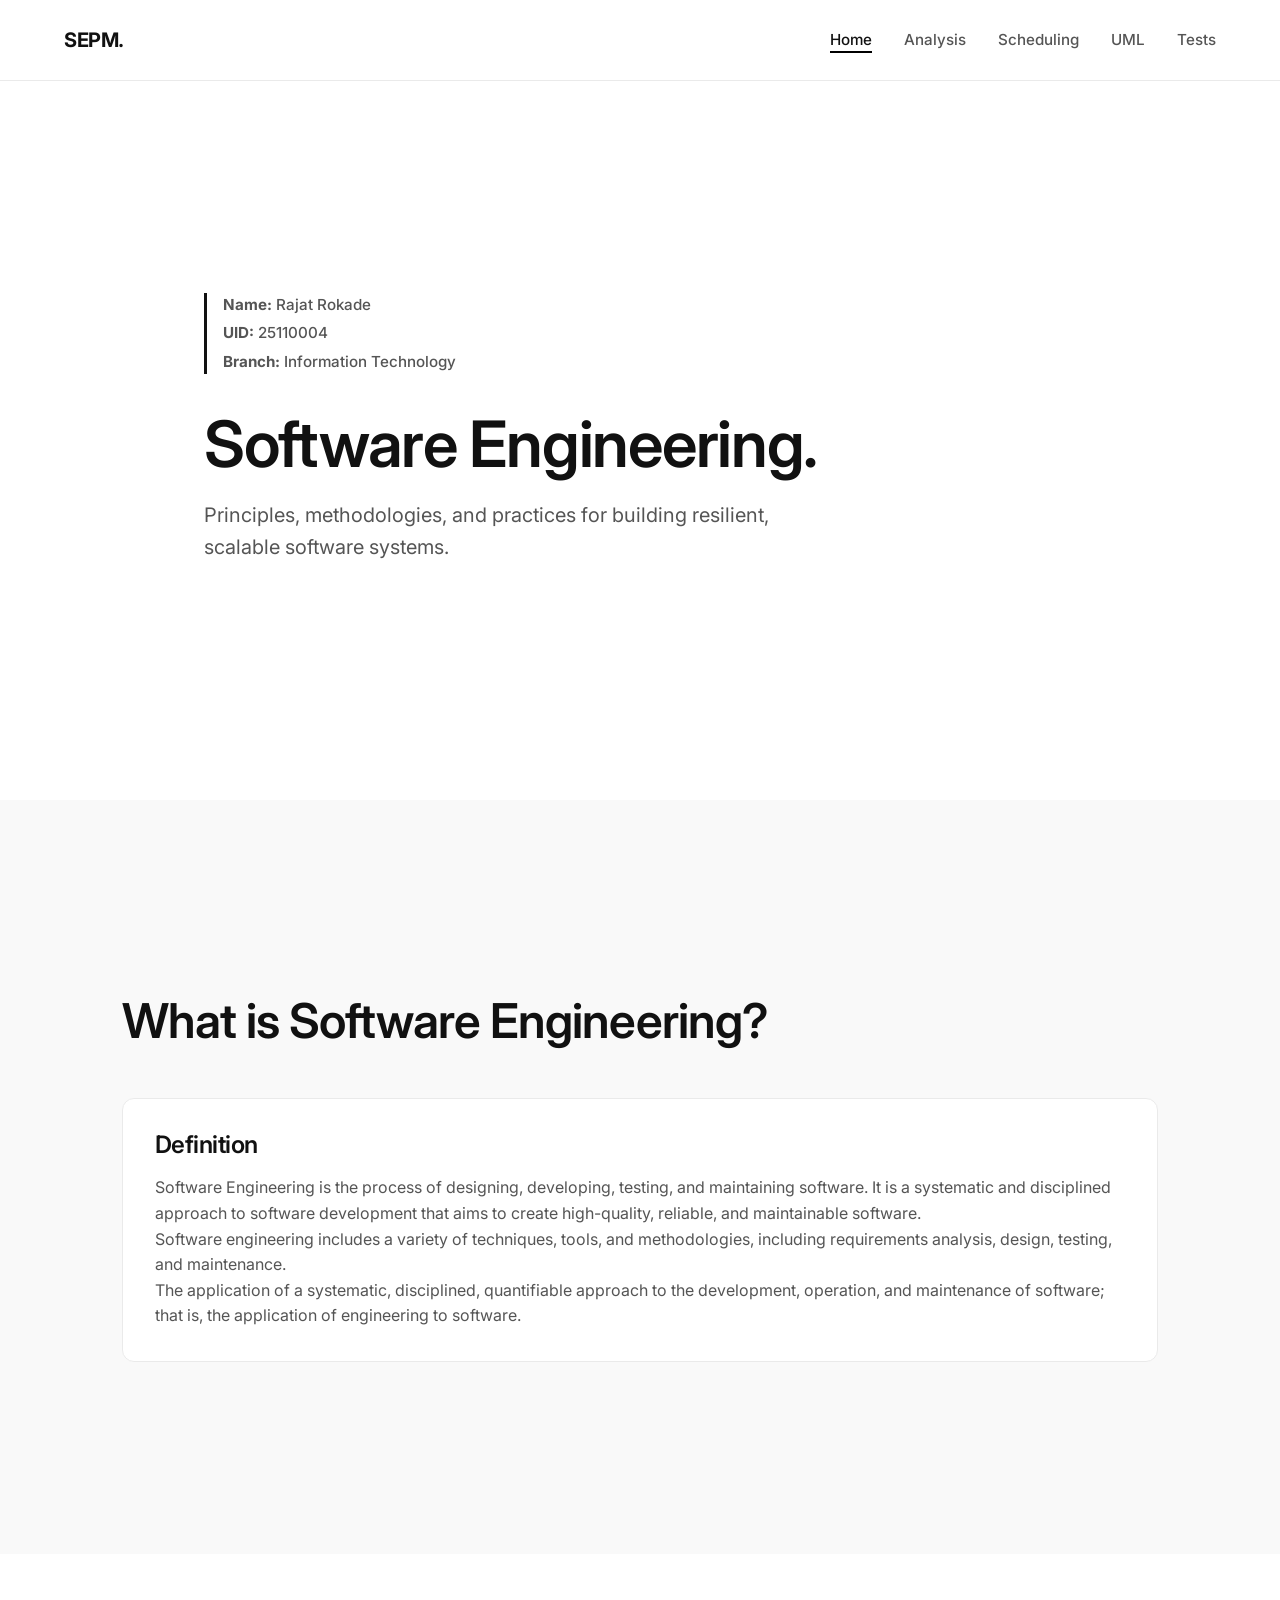
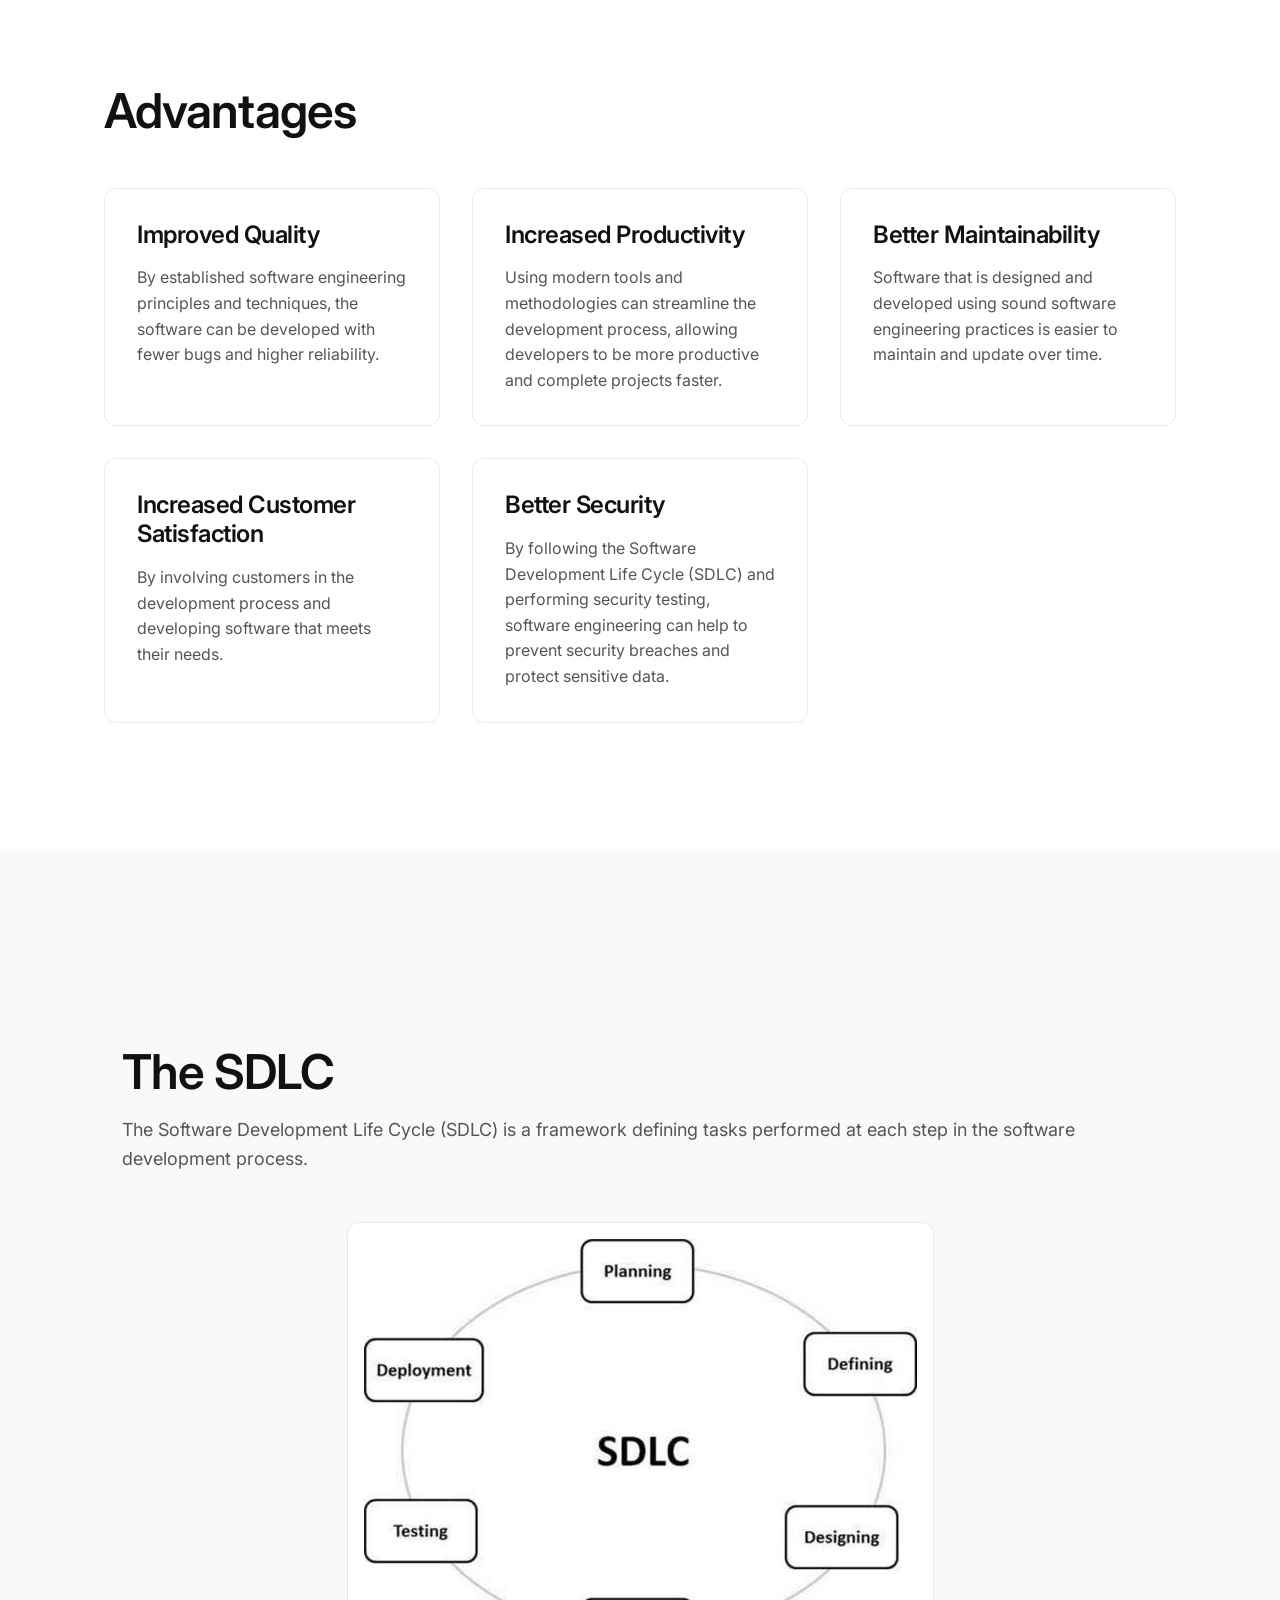
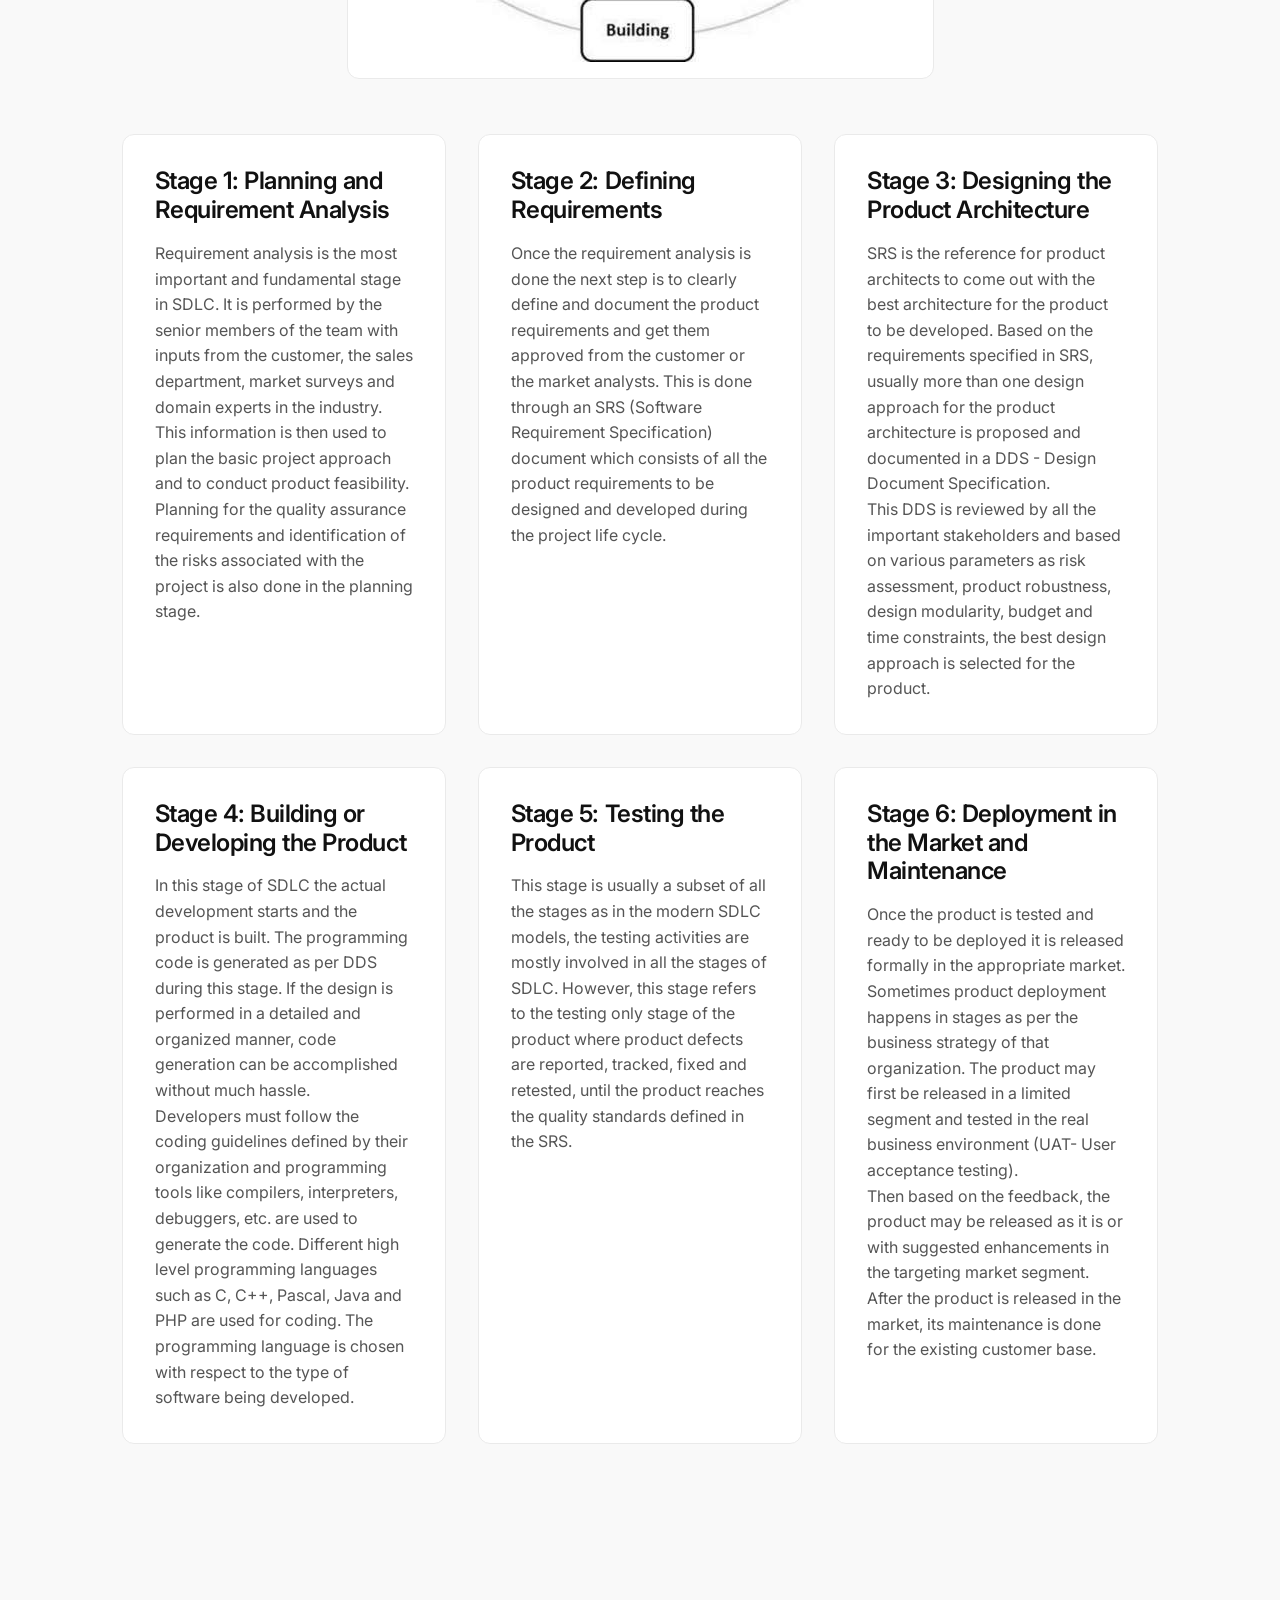
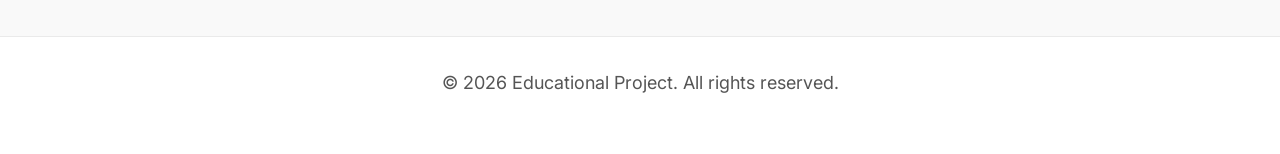
<file: index.html>
<!DOCTYPE html>
<html lang="en">
<head>
    <meta charset="UTF-8">
    <meta name="viewport" content="width=device-width, initial-scale=1.0">
    <meta name="description" content="Software Engineering Concepts - Home">
    <title>Software Engineering | Home</title>
    <link rel="stylesheet" href="style.css">
</head>
<body>
    <!-- Navigation -->
    <nav class="navbar">
        <a href="index.html" class="logo">SEPM.</a>
        <ul class="nav-links">
            <li><a href="index.html">Home</a></li>
            <li><a href="requirement-analysis.html">Analysis</a></li>
            <li><a href="project-scheduling.html">Scheduling</a></li>
            <li><a href="uml-diagrams.html">UML</a></li>
            <li><a href="test-cases.html">Tests</a></li>
        </ul>
        <button class="hamburger" aria-label="Toggle Navigation">
            <span class="bar"></span>
            <span class="bar"></span>
            <span class="bar"></span>
        </button>
    </nav>

    <!-- Main Content -->
    <main>
        <section class="hero">
            <div style="margin-bottom: 2rem; font-size: 0.95rem; font-weight: 500; color: var(--text-secondary); border-left: 3px solid var(--text-primary); padding-left: 1rem;">
                <div style="margin-bottom: 0.25rem;"><strong>Name:</strong> Rajat Rokade</div>
                <div style="margin-bottom: 0.25rem;"><strong>UID:</strong> 25110004</div>
                <div><strong>Branch:</strong> Information Technology</div>
            </div>
            <h1>Software Engineering.</h1>
            <p>Principles, methodologies, and practices for building resilient, scalable software systems.</p>
        </section>

        <section class="bg-secondary" id="what-is-se">
            <div class="container">
                <h2>What is Software Engineering?</h2>
                <div class="card" style="margin-top: 3rem;">
                    <h3>Definition</h3>
                    <p>Software Engineering is the process of designing, developing, testing, and maintaining software. It is a systematic and disciplined approach to software development that aims to create high-quality, reliable, and maintainable software.</p>
                    <p>Software engineering includes a variety of techniques, tools, and methodologies, including requirements analysis, design, testing, and maintenance.</p>
                    <p style="margin-bottom: 0;">The application of a systematic, disciplined, quantifiable approach to the development, operation, and maintenance of software; that is, the application of engineering to software.</p>
                </div>
            </div>
        </section>

        <section id="advantages">
            <h2>Advantages</h2>
            <div class="grid-container">
                <div class="card">
                    <h3>Improved Quality</h3>
                    <p>By established software engineering principles and techniques, the software can be developed with fewer bugs and higher reliability.</p>
                </div>
                <div class="card">
                    <h3>Increased Productivity</h3>
                    <p>Using modern tools and methodologies can streamline the development process, allowing developers to be more productive and complete projects faster.</p>
                </div>
                <div class="card">
                    <h3>Better Maintainability</h3>
                    <p>Software that is designed and developed using sound software engineering practices is easier to maintain and update over time.</p>
                </div>
                <div class="card">
                    <h3>Increased Customer Satisfaction</h3>
                    <p>By involving customers in the development process and developing software that meets their needs.</p>
                </div>
                <div class="card">
                    <h3>Better Security</h3>
                    <p>By following the Software Development Life Cycle (SDLC) and performing security testing, software engineering can help to prevent security breaches and protect sensitive data.</p>
                </div>
            </div>
        </section>

        <section class="bg-secondary" id="sdlc">
            <div class="container">
                <h2>The SDLC</h2>
                <p>The Software Development Life Cycle (SDLC) is a framework defining tasks performed at each step in the software development process.</p>
                <div style="text-align: center; margin: 3rem 0;">
                    <img src="assests/SDLC.jpg" alt="SDLC Process Diagram" style="max-width: 100%; height: auto; border-radius: var(--border-radius); border: 1px solid var(--border-color); background: var(--bg-primary); padding: 1rem;">
                </div>
                <div class="grid-container" style="margin-top: 3rem;">
                    <div class="card">
                        <h3>Stage 1: Planning and Requirement Analysis</h3>
                        <p>Requirement analysis is the most important and fundamental stage in SDLC. It is performed by the senior members of the team with inputs from the customer, the sales department, market surveys and domain experts in the industry. This information is then used to plan the basic project approach and to conduct product feasibility.</p>
                        <p style="margin-bottom: 0;">Planning for the quality assurance requirements and identification of the risks associated with the project is also done in the planning stage.</p>
                    </div>
                    <div class="card">
                        <h3>Stage 2: Defining Requirements</h3>
                        <p style="margin-bottom: 0;">Once the requirement analysis is done the next step is to clearly define and document the product requirements and get them approved from the customer or the market analysts. This is done through an SRS (Software Requirement Specification) document which consists of all the product requirements to be designed and developed during the project life cycle.</p>
                    </div>
                    <div class="card">
                        <h3>Stage 3: Designing the Product Architecture</h3>
                        <p>SRS is the reference for product architects to come out with the best architecture for the product to be developed. Based on the requirements specified in SRS, usually more than one design approach for the product architecture is proposed and documented in a DDS - Design Document Specification.</p>
                        <p style="margin-bottom: 0;">This DDS is reviewed by all the important stakeholders and based on various parameters as risk assessment, product robustness, design modularity, budget and time constraints, the best design approach is selected for the product.</p>
                    </div>
                    <div class="card">
                        <h3>Stage 4: Building or Developing the Product</h3>
                        <p>In this stage of SDLC the actual development starts and the product is built. The programming code is generated as per DDS during this stage. If the design is performed in a detailed and organized manner, code generation can be accomplished without much hassle.</p>
                        <p style="margin-bottom: 0;">Developers must follow the coding guidelines defined by their organization and programming tools like compilers, interpreters, debuggers, etc. are used to generate the code. Different high level programming languages such as C, C++, Pascal, Java and PHP are used for coding. The programming language is chosen with respect to the type of software being developed.</p>
                    </div>
                    <div class="card">
                        <h3>Stage 5: Testing the Product</h3>
                        <p style="margin-bottom: 0;">This stage is usually a subset of all the stages as in the modern SDLC models, the testing activities are mostly involved in all the stages of SDLC. However, this stage refers to the testing only stage of the product where product defects are reported, tracked, fixed and retested, until the product reaches the quality standards defined in the SRS.</p>
                    </div>
                    <div class="card">
                        <h3>Stage 6: Deployment in the Market and Maintenance</h3>
                        <p>Once the product is tested and ready to be deployed it is released formally in the appropriate market. Sometimes product deployment happens in stages as per the business strategy of that organization. The product may first be released in a limited segment and tested in the real business environment (UAT- User acceptance testing).</p>
                        <p style="margin-bottom: 0;">Then based on the feedback, the product may be released as it is or with suggested enhancements in the targeting market segment. After the product is released in the market, its maintenance is done for the existing customer base.</p>
                    </div>
                </div>
            </div>
        </section>
    </main>

    <!-- Back to top button -->
    <button id="backToTop" aria-label="Back to top">↑</button>

    <!-- Footer -->
    <footer>
        <p>&copy; 2026 Educational Project. All rights reserved.</p>
    </footer>

    <script src="script.js"></script>
</body>
</html>
</file>
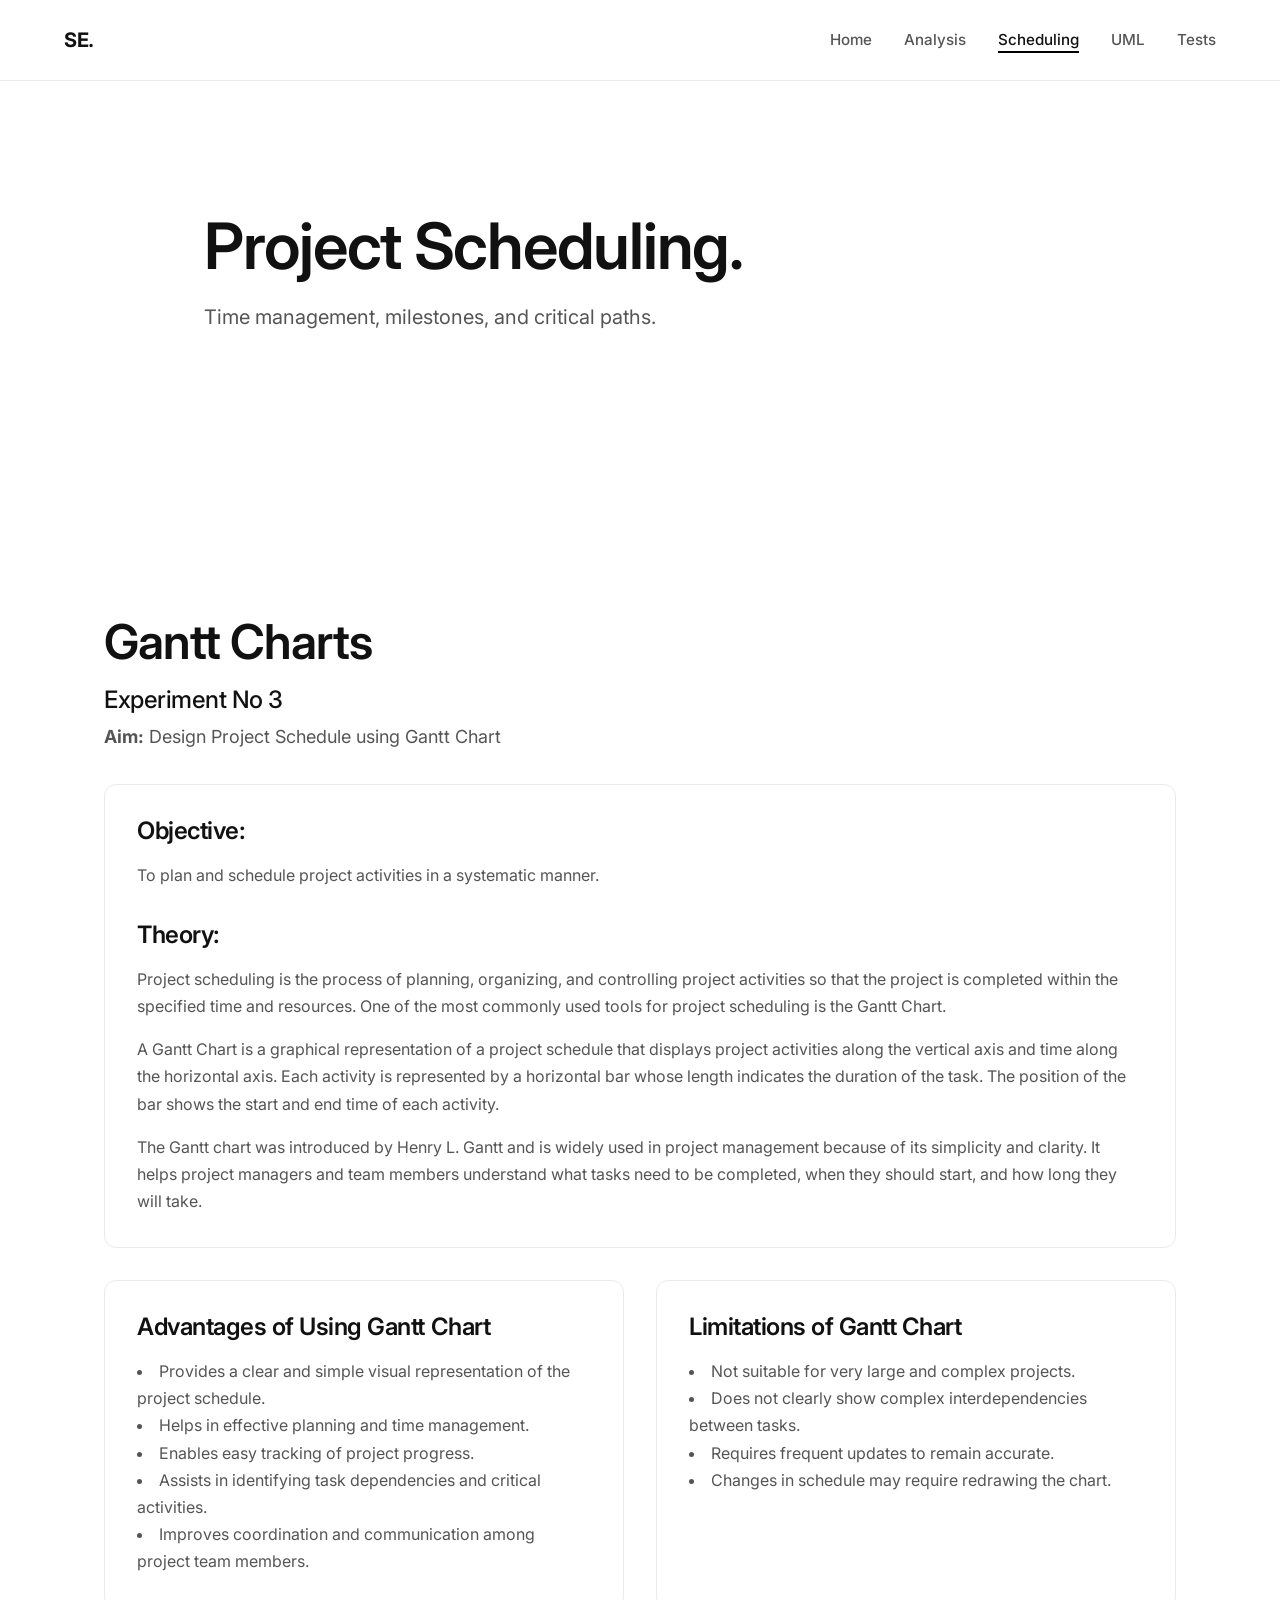
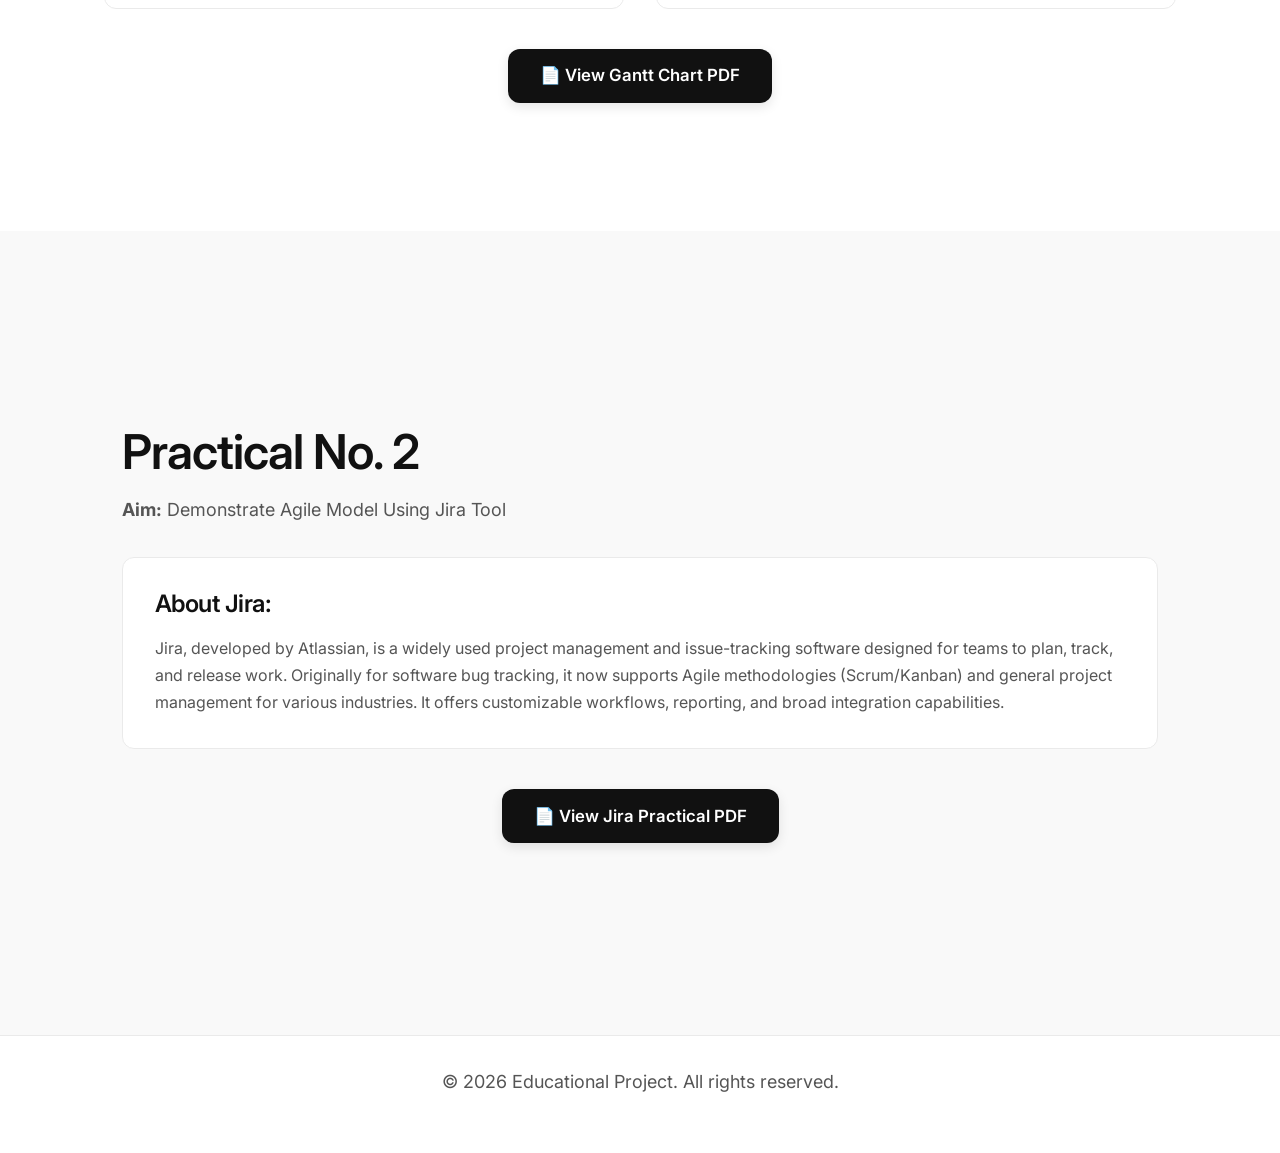
<file: project-scheduling.html>
<!DOCTYPE html>
<html lang="en">
<head>
    <meta charset="UTF-8">
    <meta name="viewport" content="width=device-width, initial-scale=1.0">
    <meta name="description" content="Software Engineering - Project Scheduling">
    <title>Project Scheduling | SE</title>
    <link rel="stylesheet" href="style.css">
</head>
<body>
    <!-- Navigation -->
    <nav class="navbar">
        <a href="index.html" class="logo">SE.</a>
        <ul class="nav-links">
            <li><a href="index.html">Home</a></li>
            <li><a href="requirement-analysis.html">Analysis</a></li>
            <li><a href="project-scheduling.html">Scheduling</a></li>
            <li><a href="uml-diagrams.html">UML</a></li>
            <li><a href="test-cases.html">Tests</a></li>
        </ul>
        <button class="hamburger" aria-label="Toggle Navigation">
            <span class="bar"></span>
            <span class="bar"></span>
            <span class="bar"></span>
        </button>
    </nav>

    <!-- Main Content -->
    <main>
        <section class="hero" style="min-height: 40vh;">
            <h1>Project Scheduling.</h1>
            <p>Time management, milestones, and critical paths.</p>
        </section>

        <section>
            <h2>Gantt Charts</h2>
            <h3 style="font-size: 1.5rem; margin-top: 1rem; margin-bottom: 0.5rem; font-weight: 500;">Experiment No 3</h3>
            <p><strong>Aim:</strong> Design Project Schedule using Gantt Chart</p>
            
            <div class="card" style="margin-top: 2rem;">
                <h3>Objective:</h3>
                <p style="color: var(--text-secondary); line-height: 1.7; margin-bottom: 2rem;">
                    To plan and schedule project activities in a systematic manner.
                </p>

                <h3>Theory:</h3>
                <p style="color: var(--text-secondary); line-height: 1.7; margin-bottom: 1rem;">
                    Project scheduling is the process of planning, organizing, and controlling project activities so that the project is completed within the specified time and resources. One of the most commonly used tools for project scheduling is the Gantt Chart.
                </p>
                <p style="color: var(--text-secondary); line-height: 1.7; margin-bottom: 1rem;">
                    A Gantt Chart is a graphical representation of a project schedule that displays project activities along the vertical axis and time along the horizontal axis. Each activity is represented by a horizontal bar whose length indicates the duration of the task. The position of the bar shows the start and end time of each activity.
                </p>
                <p style="color: var(--text-secondary); line-height: 1.7; margin-bottom: 0;">
                    The Gantt chart was introduced by Henry L. Gantt and is widely used in project management because of its simplicity and clarity. It helps project managers and team members understand what tasks need to be completed, when they should start, and how long they will take.
                </p>
            </div>

            <div class="grid-container" style="margin-top: 2rem;">
                <div class="card">
                    <h3>Advantages of Using Gantt Chart</h3>
                    <ul style="list-style-position: inside; color: var(--text-secondary); line-height: 1.7; margin-bottom: 0;">
                        <li>Provides a clear and simple visual representation of the project schedule.</li>
                        <li>Helps in effective planning and time management.</li>
                        <li>Enables easy tracking of project progress.</li>
                        <li>Assists in identifying task dependencies and critical activities.</li>
                        <li>Improves coordination and communication among project team members.</li>
                    </ul>
                </div>
                <div class="card">
                    <h3>Limitations of Gantt Chart</h3>
                    <ul style="list-style-position: inside; color: var(--text-secondary); line-height: 1.7; margin-bottom: 0;">
                        <li>Not suitable for very large and complex projects.</li>
                        <li>Does not clearly show complex interdependencies between tasks.</li>
                        <li>Requires frequent updates to remain accurate.</li>
                        <li>Changes in schedule may require redrawing the chart.</li>
                    </ul>
                </div>
            </div>

            <!-- PDF Link -->
            <div style="text-align: center; margin-top: 2.5rem;">
                <a href="assests/Gantter%20Chart.pdf" target="_blank" style="display: inline-block; padding: 0.85rem 2rem; background-color: var(--text-primary); color: var(--bg-primary); text-decoration: none; border-radius: var(--border-radius); font-weight: 600; font-size: 1.05rem; transition: transform 0.3s ease, box-shadow 0.3s ease; box-shadow: 0 4px 12px rgba(0,0,0,0.1);">
                    📄 View Gantt Chart PDF
                </a>
            </div>
        </section>

        <section class="bg-secondary">
            <div class="container">
                <h2>Practical No. 2</h2>
                <p><strong>Aim:</strong> Demonstrate Agile Model Using Jira Tool</p>

                <div class="card" style="margin-top: 2rem;">
                    <h3 style="margin-bottom: 1rem;">About Jira:</h3>
                    <p style="color: var(--text-secondary); line-height: 1.7; margin-bottom: 0;">
                        Jira, developed by Atlassian, is a widely used project management and issue-tracking software designed for teams to plan, track, and release work. Originally for software bug tracking, it now supports Agile methodologies (Scrum/Kanban) and general project management for various industries. It offers customizable workflows, reporting, and broad integration capabilities.
                    </p>
                </div>

                <!-- PDF Link -->
                <div style="text-align: center; margin-top: 2.5rem;">
                    <a href="assests/Jira%20.pdf" target="_blank" style="display: inline-block; padding: 0.85rem 2rem; background-color: var(--text-primary); color: var(--bg-primary); text-decoration: none; border-radius: var(--border-radius); font-weight: 600; font-size: 1.05rem; transition: transform 0.3s ease, box-shadow 0.3s ease; box-shadow: 0 4px 12px rgba(0,0,0,0.1);">
                        📄 View Jira Practical PDF
                    </a>
                </div>
            </div>
        </section>
    </main>

    <!-- Back to top button -->
    <button id="backToTop" aria-label="Back to top">↑</button>

    <!-- Footer -->
    <footer>
        <p>&copy; 2026 Educational Project. All rights reserved.</p>
    </footer>

    <script src="script.js"></script>
</body>
</html>
</file>
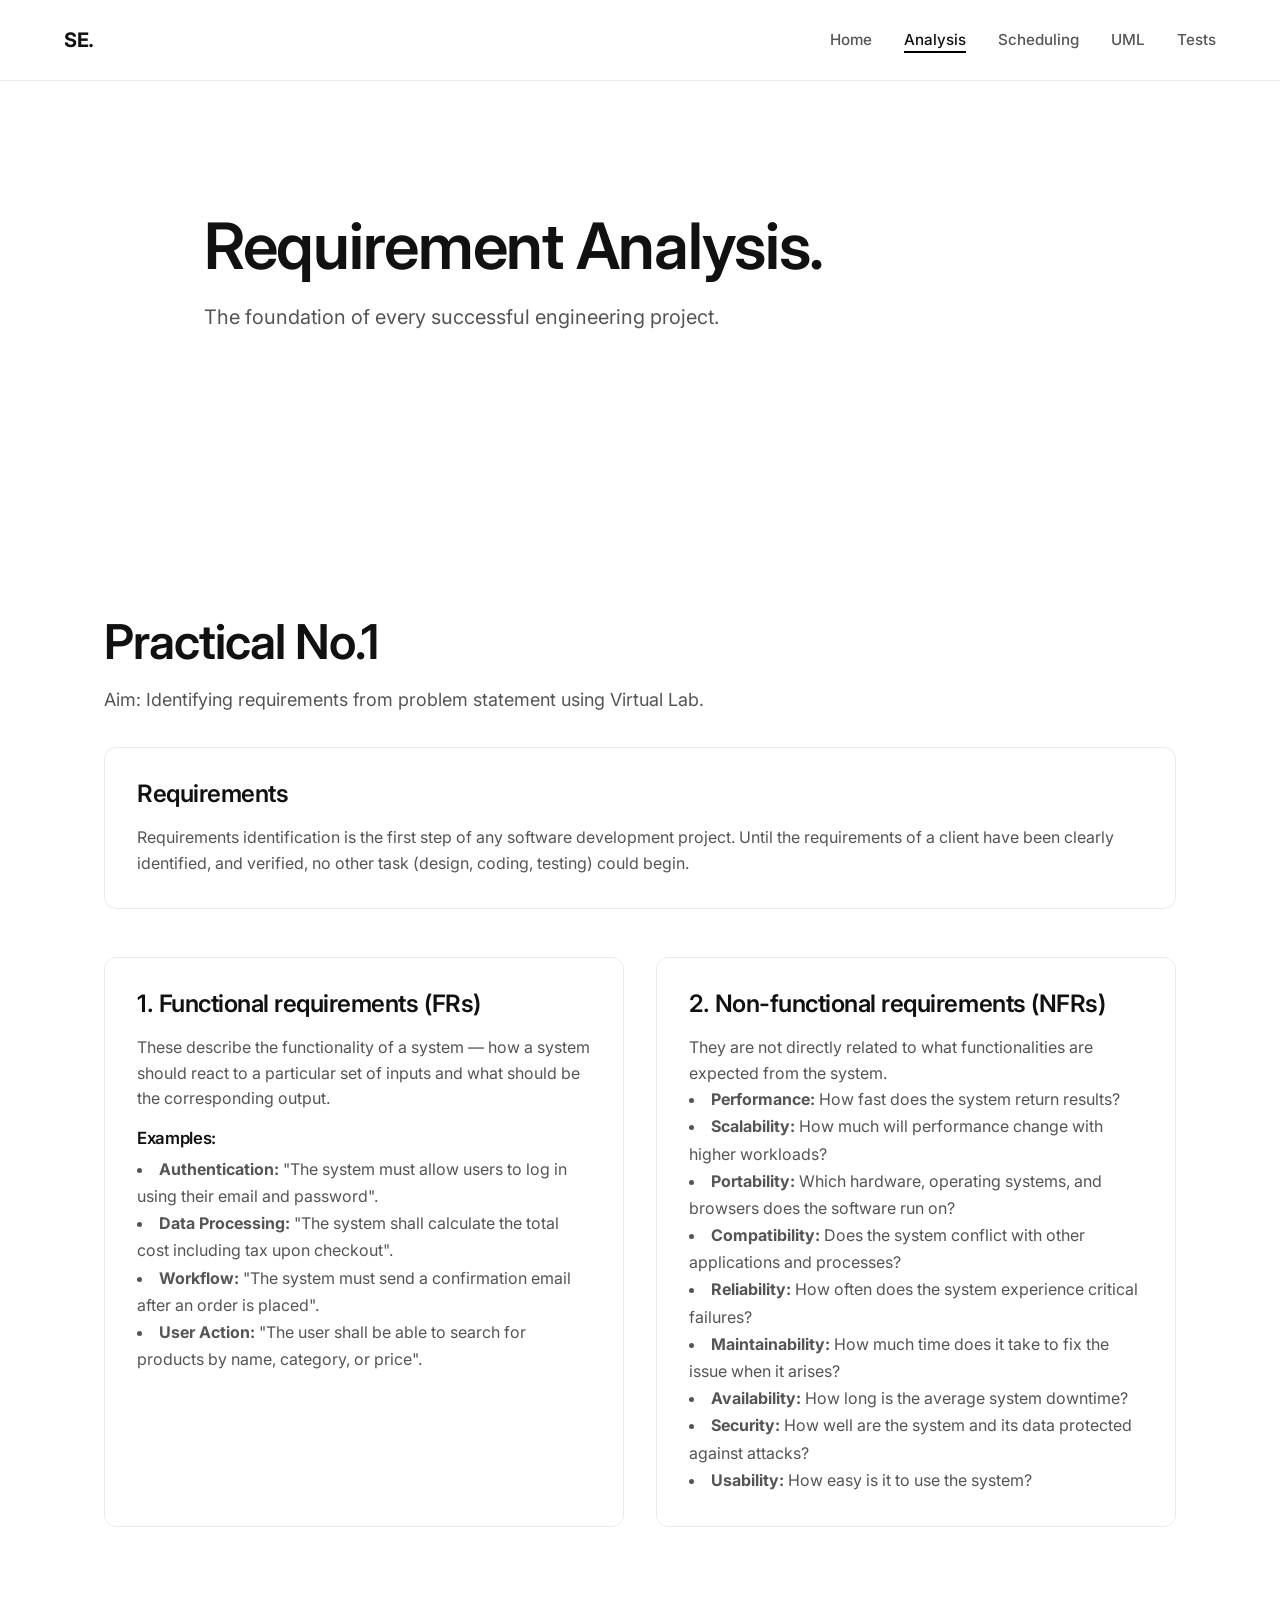
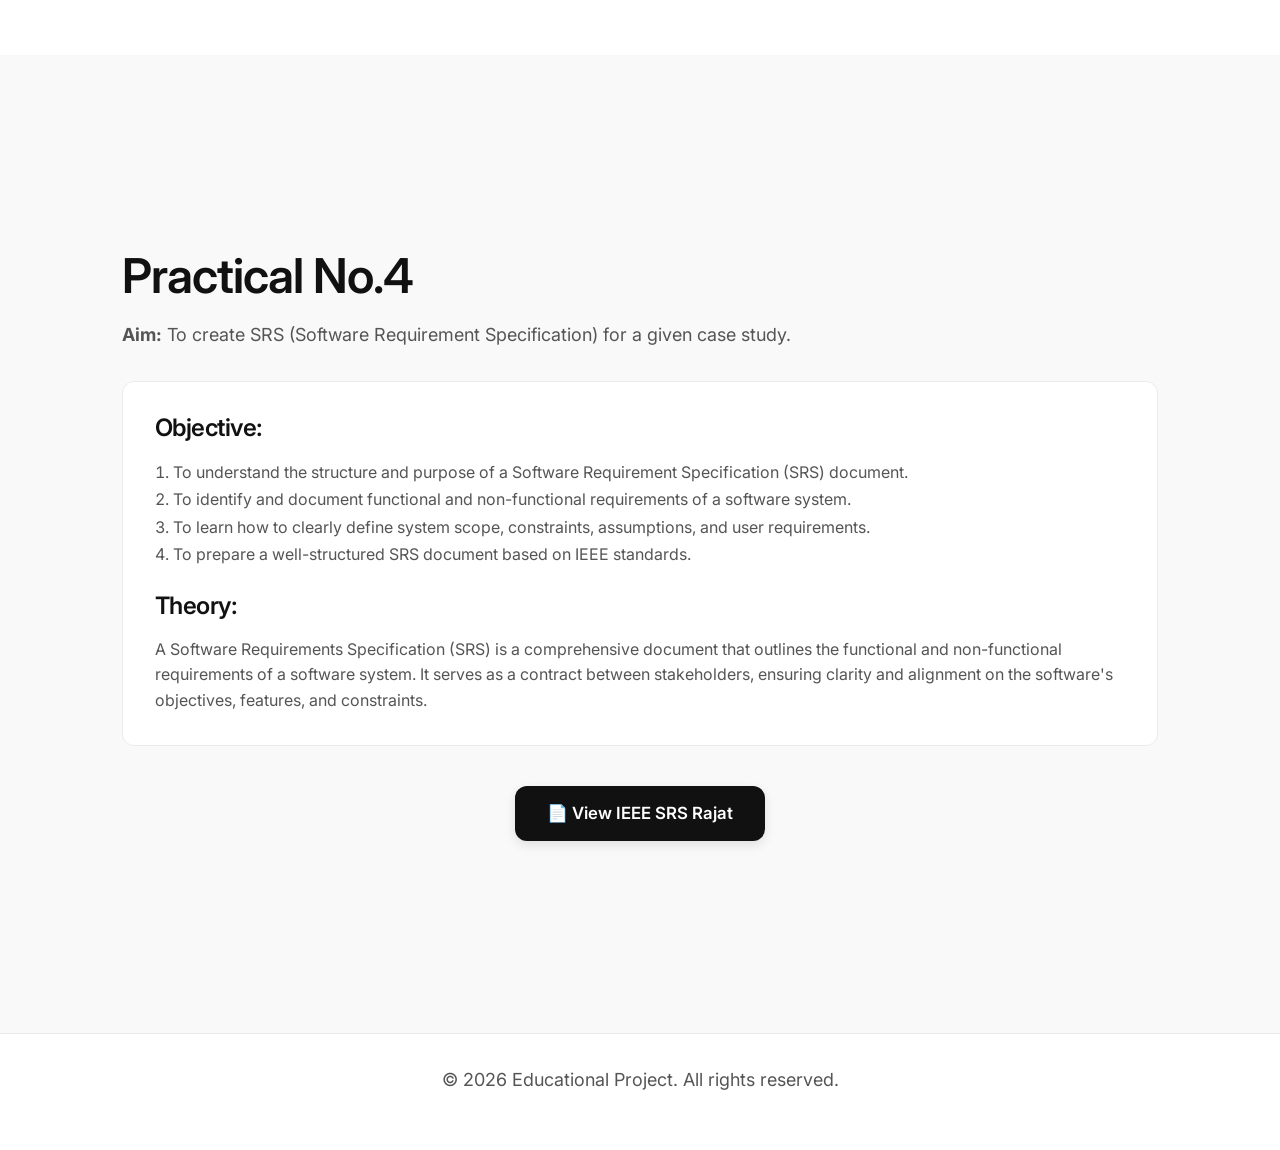
<file: requirement-analysis.html>
<!DOCTYPE html>
<html lang="en">
<head>
    <meta charset="UTF-8">
    <meta name="viewport" content="width=device-width, initial-scale=1.0">
    <meta name="description" content="Software Engineering - Requirement Analysis">
    <title>Requirement Analysis | SE</title>
    <link rel="stylesheet" href="style.css">
</head>
<body>
    <!-- Navigation -->
    <nav class="navbar">
        <a href="index.html" class="logo">SE.</a>
        <ul class="nav-links">
            <li><a href="index.html">Home</a></li>
            <li><a href="requirement-analysis.html">Analysis</a></li>
            <li><a href="project-scheduling.html">Scheduling</a></li>
            <li><a href="uml-diagrams.html">UML</a></li>
            <li><a href="test-cases.html">Tests</a></li>
        </ul>
        <button class="hamburger" aria-label="Toggle Navigation">
            <span class="bar"></span>
            <span class="bar"></span>
            <span class="bar"></span>
        </button>
    </nav>

    <!-- Main Content -->
    <main>
        <section class="hero" style="min-height: 40vh;">
            <h1>Requirement Analysis.</h1>
            <p>The foundation of every successful engineering project.</p>
        </section>

        <section>
            <h2>Practical No.1</h2>
            <p>Aim: Identifying requirements from problem statement using Virtual Lab.</p>
            
            <div class="card" style="margin-top: 2rem;">
                <h3>Requirements</h3>
                <p style="margin-bottom: 0;">Requirements identification is the first step of any software development project. Until the requirements of a client have been clearly identified, and verified, no other task (design, coding, testing) could begin.</p>
            </div>
            
            <div class="grid-container">
                <div class="card">
                    <h3>1. Functional requirements (FRs)</h3>
                    <p>These describe the functionality of a system — how a system should react to a particular set of inputs and what should be the corresponding output.</p>
                    <h4 style="margin-top: 1rem; margin-bottom: 0.5rem; color: var(--text-primary); font-size: 1.05rem;">Examples:</h4>
                    <ul style="list-style-position: inside; color: var(--text-secondary); line-height: 1.7;">
                        <li><strong>Authentication:</strong> "The system must allow users to log in using their email and password".</li>
                        <li><strong>Data Processing:</strong> "The system shall calculate the total cost including tax upon checkout".</li>
                        <li><strong>Workflow:</strong> "The system must send a confirmation email after an order is placed".</li>
                        <li><strong>User Action:</strong> "The user shall be able to search for products by name, category, or price".</li>
                    </ul>
                </div>
                <div class="card">
                    <h3>2. Non-functional requirements (NFRs)</h3>
                    <p>They are not directly related to what functionalities are expected from the system.</p>
                    <ul style="list-style-position: inside; color: var(--text-secondary); line-height: 1.7;">
                        <li><strong>Performance:</strong> How fast does the system return results?</li>
                        <li><strong>Scalability:</strong> How much will performance change with higher workloads?</li>
                        <li><strong>Portability:</strong> Which hardware, operating systems, and browsers does the software run on?</li>
                        <li><strong>Compatibility:</strong> Does the system conflict with other applications and processes?</li>
                        <li><strong>Reliability:</strong> How often does the system experience critical failures?</li>
                        <li><strong>Maintainability:</strong> How much time does it take to fix the issue when it arises?</li>
                        <li><strong>Availability:</strong> How long is the average system downtime?</li>
                        <li><strong>Security:</strong> How well are the system and its data protected against attacks?</li>
                        <li><strong>Usability:</strong> How easy is it to use the system?</li>
                    </ul>
                </div>
            </div>
        </section>

        <section class="bg-secondary">
            <div class="container">
                <h2>Practical No.4</h2>
                <p><strong>Aim:</strong> To create SRS (Software Requirement Specification) for a given case study.</p>

                <div class="card" style="margin-top: 2rem;">
                    <h3>Objective:</h3>
                    <ol style="list-style-position: inside; color: var(--text-secondary); line-height: 1.7; margin-bottom: 1.5rem;">
                        <li>To understand the structure and purpose of a Software Requirement Specification (SRS) document.</li>
                        <li>To identify and document functional and non-functional requirements of a software system.</li>
                        <li>To learn how to clearly define system scope, constraints, assumptions, and user requirements.</li>
                        <li>To prepare a well-structured SRS document based on IEEE standards.</li>
                    </ol>

                    <h3 style="margin-top: 1.5rem;">Theory:</h3>
                    <p style="margin-bottom: 0;">A Software Requirements Specification (SRS) is a comprehensive document that outlines the functional and non-functional requirements of a software system. It serves as a contract between stakeholders, ensuring clarity and alignment on the software's objectives, features, and constraints.</p>
                </div>

                <div style="text-align: center; margin-top: 2.5rem;">
                    <a href="assests/IEEE%20SRS%20Rajat.pdf" target="_blank" style="display: inline-block; padding: 0.85rem 2rem; background-color: var(--text-primary); color: var(--bg-primary); text-decoration: none; border-radius: var(--border-radius); font-weight: 600; font-size: 1.05rem; transition: transform 0.3s ease, box-shadow 0.3s ease; box-shadow: 0 4px 12px rgba(0,0,0,0.1);">
                        📄 View IEEE SRS Rajat
                    </a>
                </div>
            </div>
        </section>
    </main>

    <!-- Back to top button -->
    <button id="backToTop" aria-label="Back to top">↑</button>

    <!-- Footer -->
    <footer>
        <p>&copy; 2026 Educational Project. All rights reserved.</p>
    </footer>

    <script src="script.js"></script>
</body>
</html>
</file>
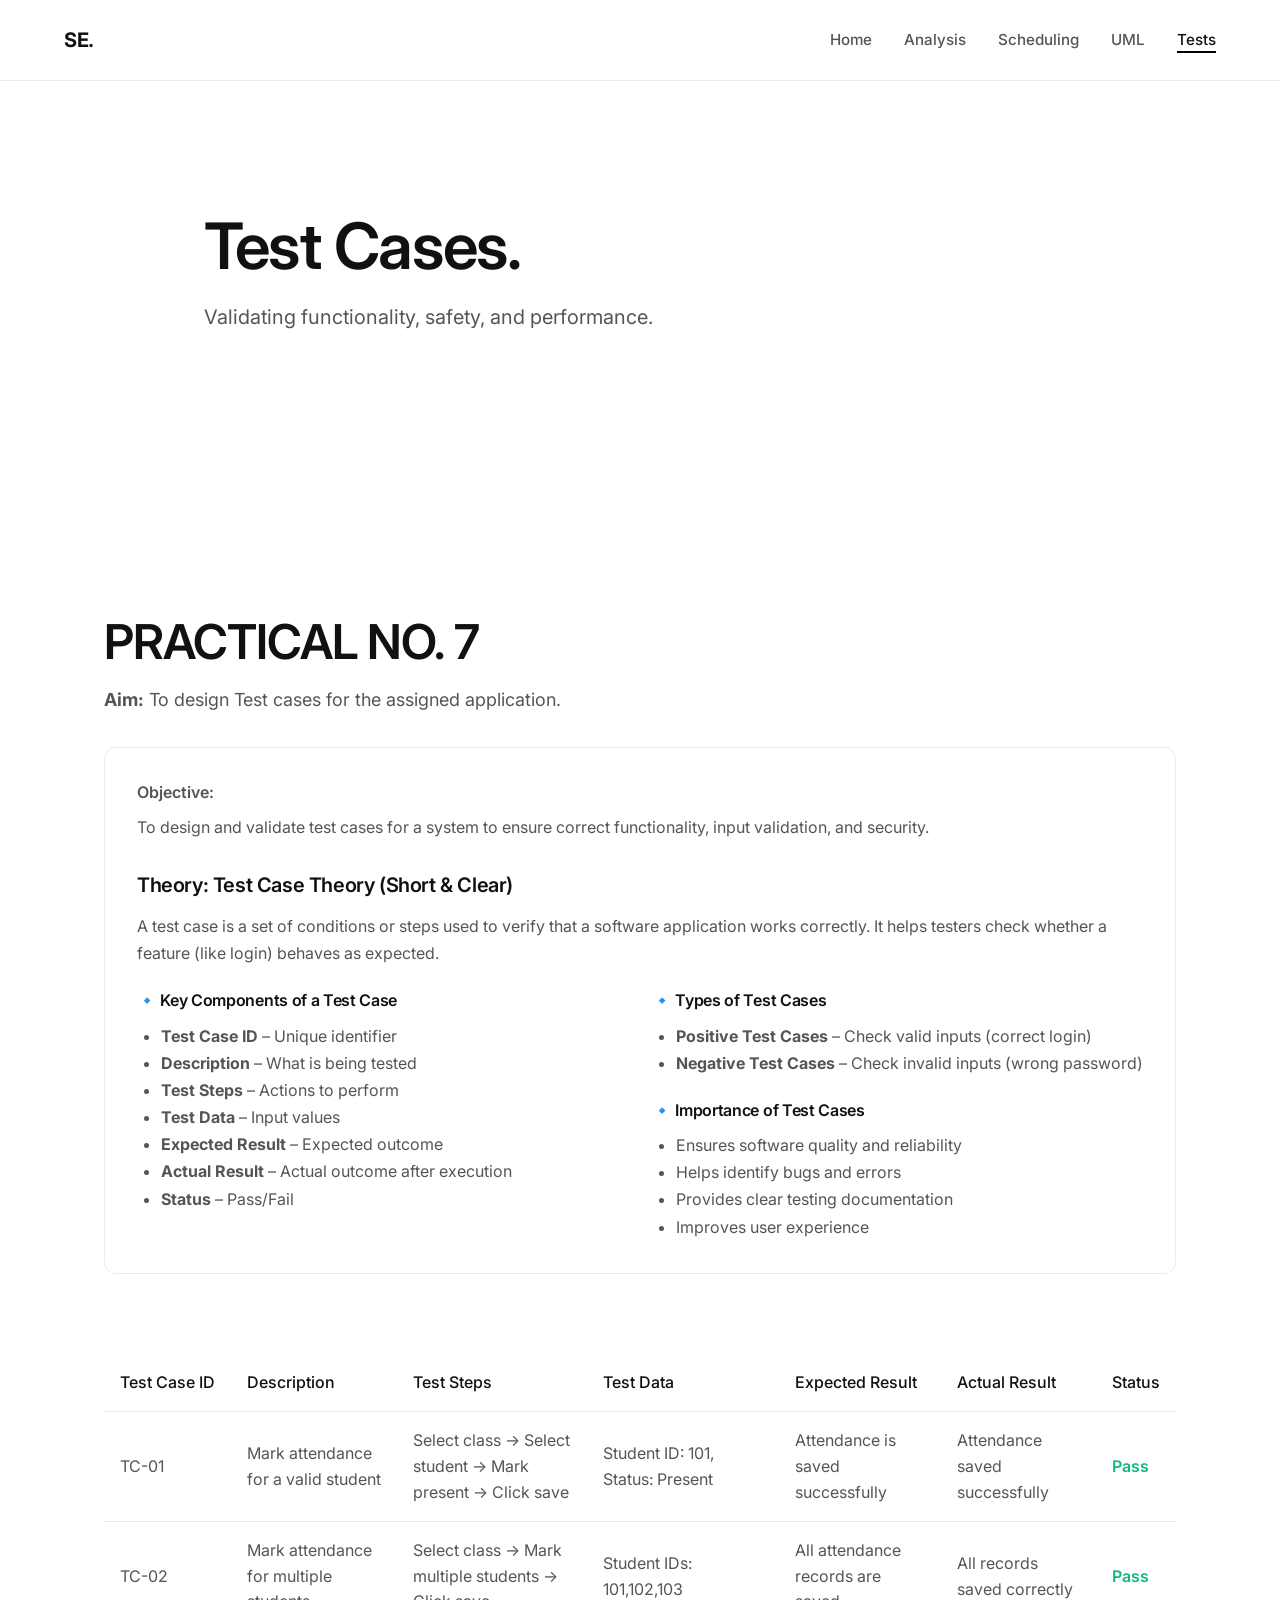
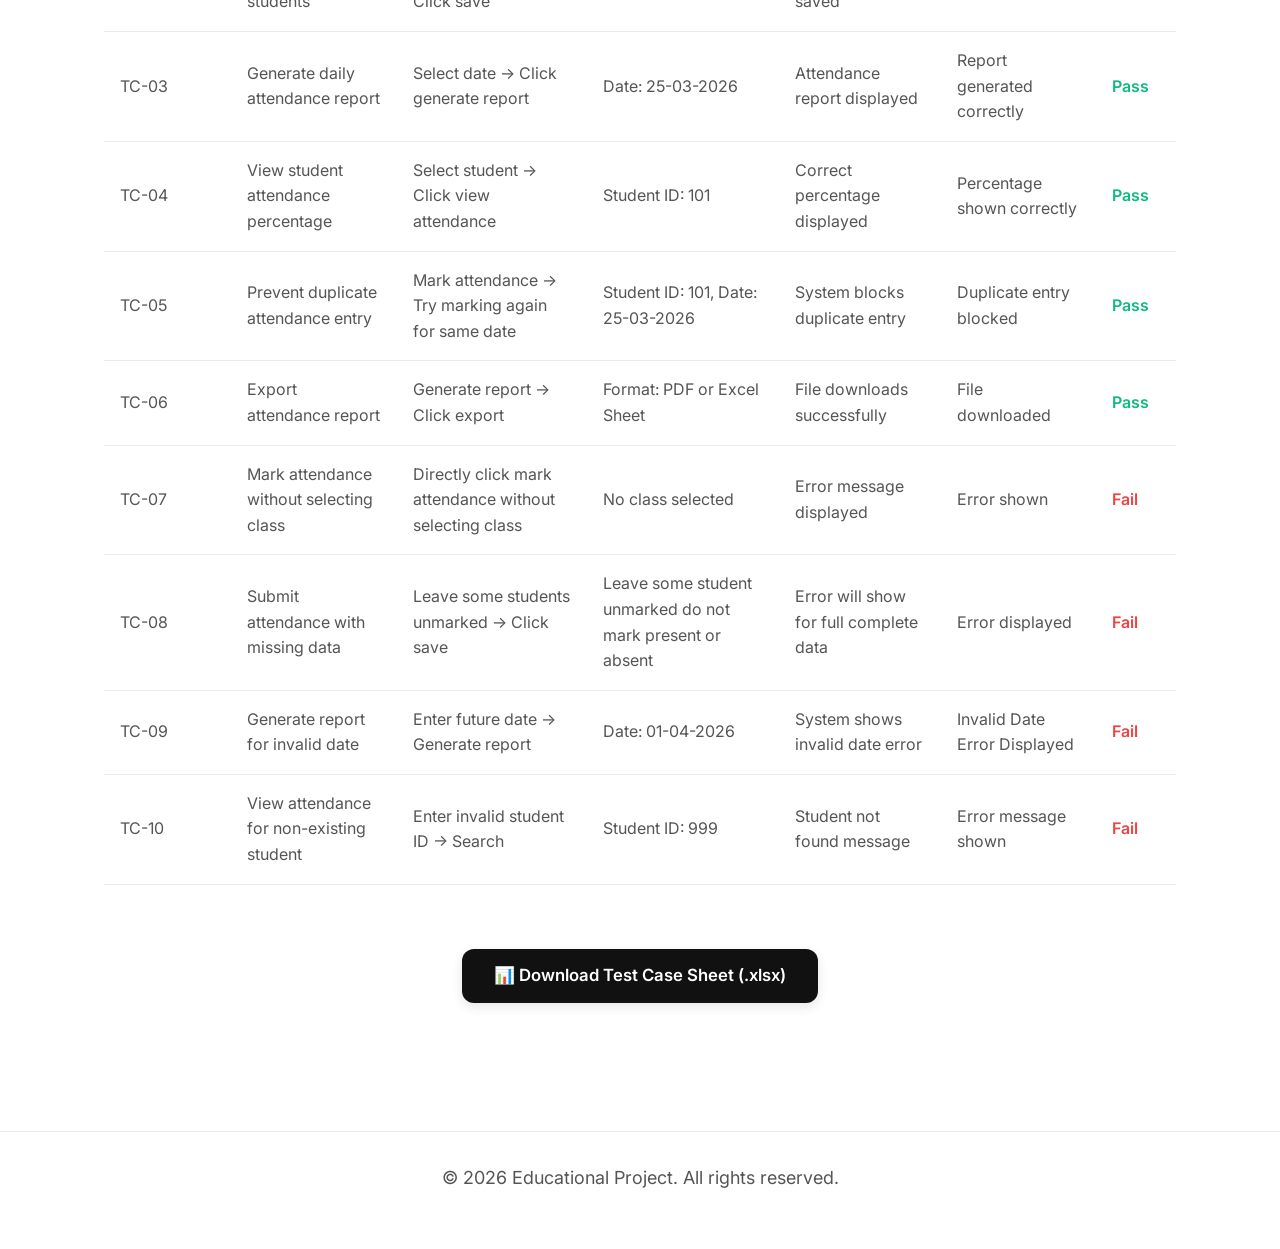
<file: test-cases.html>
<!DOCTYPE html>
<html lang="en">
<head>
    <meta charset="UTF-8">
    <meta name="viewport" content="width=device-width, initial-scale=1.0">
    <meta name="description" content="Software Engineering - Test Cases">
    <title>Test Cases | SE</title>
    <link rel="stylesheet" href="style.css">
</head>
<body>
    <!-- Navigation -->
    <nav class="navbar">
        <a href="index.html" class="logo">SE.</a>
        <ul class="nav-links">
            <li><a href="index.html">Home</a></li>
            <li><a href="requirement-analysis.html">Analysis</a></li>
            <li><a href="project-scheduling.html">Scheduling</a></li>
            <li><a href="uml-diagrams.html">UML</a></li>
            <li><a href="test-cases.html">Tests</a></li>
        </ul>
        <button class="hamburger" aria-label="Toggle Navigation">
            <span class="bar"></span>
            <span class="bar"></span>
            <span class="bar"></span>
        </button>
    </nav>

    <!-- Main Content -->
    <main>
        <section class="hero" style="min-height: 40vh;">
            <h1>Test Cases.</h1>
            <p>Validating functionality, safety, and performance.</p>
        </section>

        <section>
            <h2>PRACTICAL NO. 7</h2>
            <p><strong>Aim:</strong> To design Test cases for the assigned application.</p>

            <div class="card" style="margin-top: 2rem; margin-bottom: 3rem;">
                <p style="margin-bottom: 0.5rem; font-weight: 600;">Objective:</p>
                <p style="color: var(--text-secondary); line-height: 1.7; margin-bottom: 2rem;">To design and validate test cases for a system to ensure correct functionality, input validation, and security.</p>
                
                <h3 style="margin-bottom: 1rem; font-size: 1.25rem;">Theory: Test Case Theory (Short & Clear)</h3>
                <p style="color: var(--text-secondary); line-height: 1.7; margin-bottom: 1.5rem;">A test case is a set of conditions or steps used to verify that a software application works correctly. It helps testers check whether a feature (like login) behaves as expected.</p>
                
                <div class="grid-container" style="margin-top:0; gap: 1.5rem; grid-template-columns: repeat(auto-fit, minmax(280px, 1fr));">
                    <div>
                        <h4 style="margin-bottom: 0.75rem; color: var(--text-primary); font-size: 1rem;">🔹 Key Components of a Test Case</h4>
                        <ul style="color: var(--text-secondary); line-height: 1.7; margin-left: 1.5rem; margin-bottom: 1.5rem;">
                            <li><strong>Test Case ID</strong> – Unique identifier</li>
                            <li><strong>Description</strong> – What is being tested</li>
                            <li><strong>Test Steps</strong> – Actions to perform</li>
                            <li><strong>Test Data</strong> – Input values</li>
                            <li><strong>Expected Result</strong> – Expected outcome</li>
                            <li><strong>Actual Result</strong> – Actual outcome after execution</li>
                            <li><strong>Status</strong> – Pass/Fail</li>
                        </ul>
                    </div>
                    <div>
                        <h4 style="margin-bottom: 0.75rem; color: var(--text-primary); font-size: 1rem;">🔹 Types of Test Cases</h4>
                        <ul style="color: var(--text-secondary); line-height: 1.7; margin-left: 1.5rem; margin-bottom: 1.5rem;">
                            <li><strong>Positive Test Cases</strong> – Check valid inputs (correct login)</li>
                            <li><strong>Negative Test Cases</strong> – Check invalid inputs (wrong password)</li>
                        </ul>
                        
                        <h4 style="margin-bottom: 0.75rem; color: var(--text-primary); font-size: 1rem;">🔹 Importance of Test Cases</h4>
                        <ul style="color: var(--text-secondary); line-height: 1.7; margin-left: 1.5rem; margin-bottom: 0;">
                            <li>Ensures software quality and reliability</li>
                            <li>Helps identify bugs and errors</li>
                            <li>Provides clear testing documentation</li>
                            <li>Improves user experience</li>
                        </ul>
                    </div>
                </div>
            </div>

            <div style="overflow-x: auto;">
                <table class="minimal-table">
                    <thead>
                        <tr>
                            <th style="white-space: nowrap;">Test Case ID</th>
                            <th>Description</th>
                            <th>Test Steps</th>
                            <th>Test Data</th>
                            <th>Expected Result</th>
                            <th>Actual Result</th>
                            <th>Status</th>
                        </tr>
                    </thead>
                    <tbody>
                        <tr>
                            <td>TC-01</td>
                            <td>Mark attendance for a valid student</td>
                            <td>Select class &rarr; Select student &rarr; Mark present &rarr; Click save</td>
                            <td>Student ID: 101, Status: Present</td>
                            <td>Attendance is saved successfully</td>
                            <td>Attendance saved successfully</td>
                            <td style="color: #10b981; font-weight: 600;">Pass</td>
                        </tr>
                        <tr>
                            <td>TC-02</td>
                            <td>Mark attendance for multiple students</td>
                            <td>Select class &rarr; Mark multiple students &rarr; Click save</td>
                            <td>Student IDs: 101,102,103</td>
                            <td>All attendance records are saved</td>
                            <td>All records saved correctly</td>
                            <td style="color: #10b981; font-weight: 600;">Pass</td>
                        </tr>
                        <tr>
                            <td>TC-03</td>
                            <td>Generate daily attendance report</td>
                            <td>Select date &rarr; Click generate report</td>
                            <td>Date: 25-03-2026</td>
                            <td>Attendance report displayed</td>
                            <td>Report generated correctly</td>
                            <td style="color: #10b981; font-weight: 600;">Pass</td>
                        </tr>
                        <tr>
                            <td>TC-04</td>
                            <td>View student attendance percentage</td>
                            <td>Select student &rarr; Click view attendance</td>
                            <td>Student ID: 101</td>
                            <td>Correct percentage displayed</td>
                            <td>Percentage shown correctly</td>
                            <td style="color: #10b981; font-weight: 600;">Pass</td>
                        </tr>
                        <tr>
                            <td>TC-05</td>
                            <td>Prevent duplicate attendance entry</td>
                            <td>Mark attendance &rarr; Try marking again for same date</td>
                            <td>Student ID: 101, Date: 25-03-2026</td>
                            <td>System blocks duplicate entry</td>
                            <td>Duplicate entry blocked</td>
                            <td style="color: #10b981; font-weight: 600;">Pass</td>
                        </tr>
                        <tr>
                            <td>TC-06</td>
                            <td>Export attendance report</td>
                            <td>Generate report &rarr; Click export</td>
                            <td>Format: PDF or Excel Sheet</td>
                            <td>File downloads successfully</td>
                            <td>File downloaded</td>
                            <td style="color: #10b981; font-weight: 600;">Pass</td>
                        </tr>
                        <tr>
                            <td>TC-07</td>
                            <td>Mark attendance without selecting class</td>
                            <td>Directly click mark attendance without selecting class</td>
                            <td>No class selected</td>
                            <td>Error message displayed</td>
                            <td>Error shown</td>
                            <td style="color: #ef4444; font-weight: 600;">Fail</td>
                        </tr>
                        <tr>
                            <td>TC-08</td>
                            <td>Submit attendance with missing data</td>
                            <td>Leave some students unmarked &rarr; Click save</td>
                            <td>Leave some student unmarked do not mark present or absent</td>
                            <td>Error will show for full complete data</td>
                            <td>Error displayed</td>
                            <td style="color: #ef4444; font-weight: 600;">Fail</td>
                        </tr>
                        <tr>
                            <td>TC-09</td>
                            <td>Generate report for invalid date</td>
                            <td>Enter future date &rarr; Generate report</td>
                            <td>Date: 01-04-2026</td>
                            <td>System shows invalid date error</td>
                            <td>Invalid Date Error Displayed</td>
                            <td style="color: #ef4444; font-weight: 600;">Fail</td>
                        </tr>
                        <tr>
                            <td>TC-10</td>
                            <td>View attendance for non-existing student</td>
                            <td>Enter invalid student ID &rarr; Search</td>
                            <td>Student ID: 999</td>
                            <td>Student not found message</td>
                            <td>Error message shown</td>
                            <td style="color: #ef4444; font-weight: 600;">Fail</td>
                        </tr>
                    </tbody>
                </table>
            </div>

            <!-- Excel / Sheet Link -->
            <div style="text-align: center; margin-top: 4rem;">
                <a href="assests/Test%20case%20sheeet.xlsx" target="_blank" style="display: inline-block; padding: 0.85rem 2rem; background-color: var(--text-primary); color: var(--bg-primary); text-decoration: none; border-radius: var(--border-radius); font-weight: 600; font-size: 1.05rem; transition: transform 0.3s ease, box-shadow 0.3s ease; box-shadow: 0 4px 12px rgba(0,0,0,0.1);">
                    📊 Download Test Case Sheet (.xlsx)
                </a>
            </div>
        </section>
    </main>

    <!-- Back to top button -->
    <button id="backToTop" aria-label="Back to top">↑</button>

    <!-- Footer -->
    <footer>
        <p>&copy; 2026 Educational Project. All rights reserved.</p>
    </footer>

    <script src="script.js"></script>
</body>
</html>
</file>
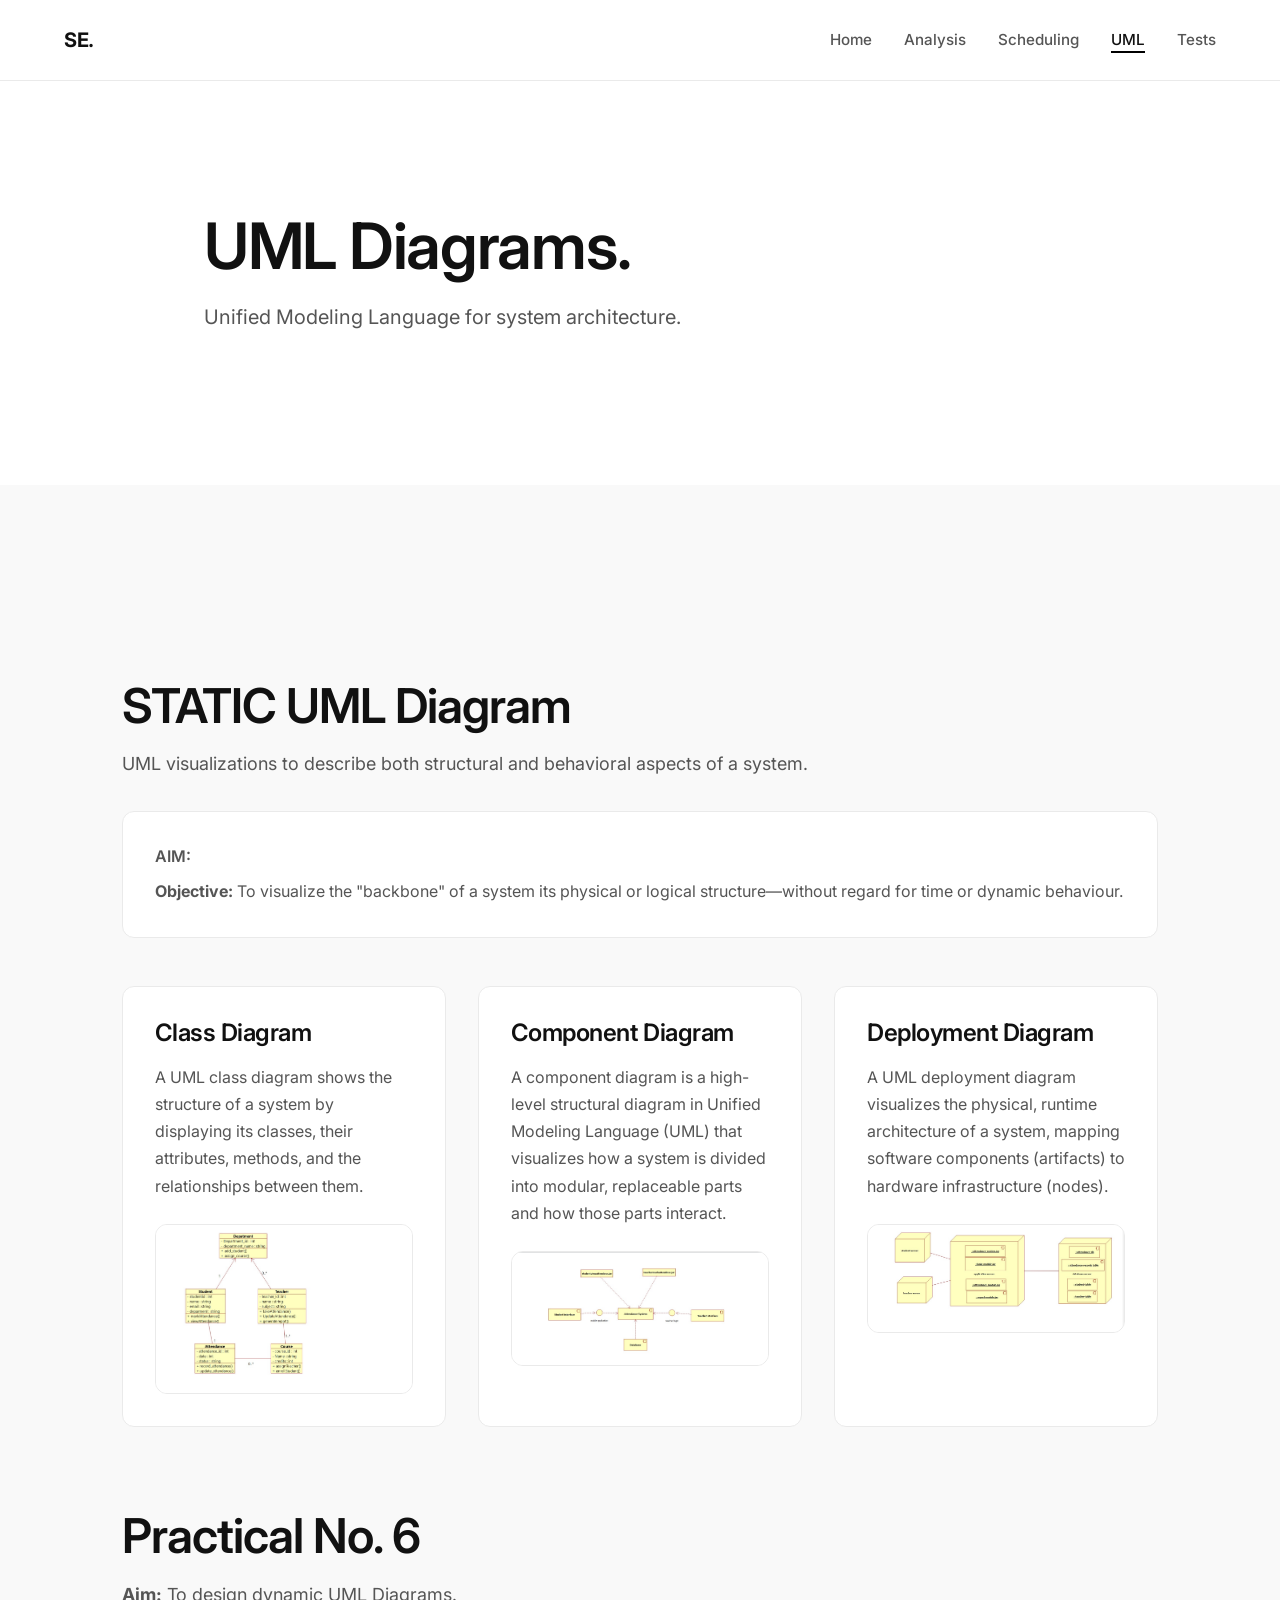
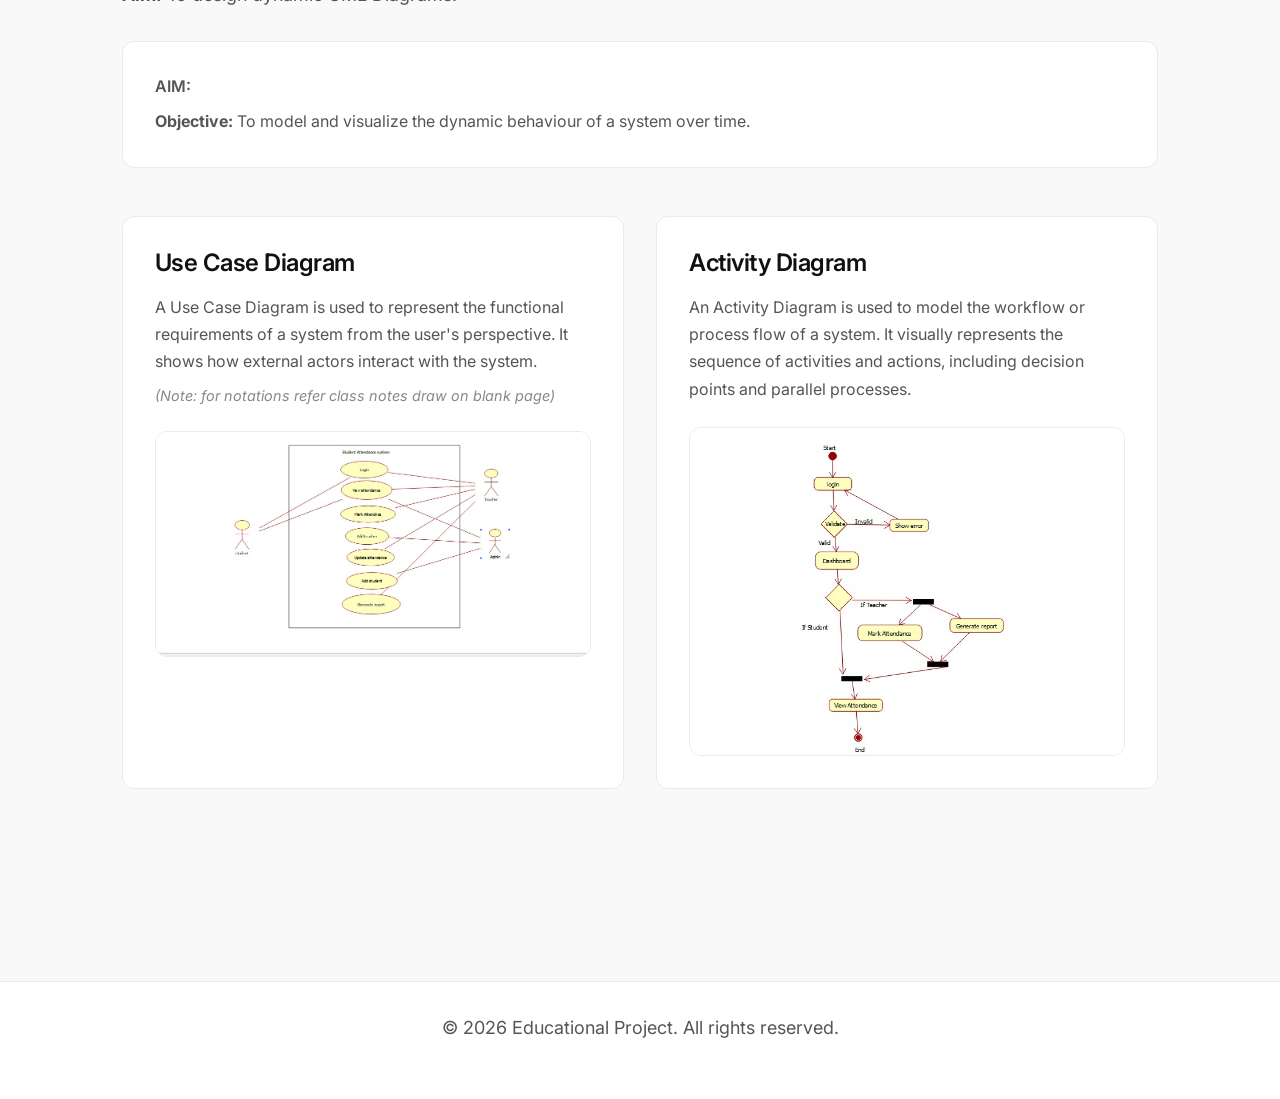
<file: uml-diagrams.html>
<!DOCTYPE html>
<html lang="en">
<head>
    <meta charset="UTF-8">
    <meta name="viewport" content="width=device-width, initial-scale=1.0">
    <meta name="description" content="Software Engineering - UML Diagrams">
    <title>UML Diagrams | SE</title>
    <link rel="stylesheet" href="style.css">
</head>
<body>
    <!-- Navigation -->
    <nav class="navbar">
        <a href="index.html" class="logo">SE.</a>
        <ul class="nav-links">
            <li><a href="index.html">Home</a></li>
            <li><a href="requirement-analysis.html">Analysis</a></li>
            <li><a href="project-scheduling.html">Scheduling</a></li>
            <li><a href="uml-diagrams.html">UML</a></li>
            <li><a href="test-cases.html">Tests</a></li>
        </ul>
        <button class="hamburger" aria-label="Toggle Navigation">
            <span class="bar"></span>
            <span class="bar"></span>
            <span class="bar"></span>
        </button>
    </nav>

    <!-- Main Content -->
    <main>
        <section class="hero" style="min-height: 40vh;">
            <h1>UML Diagrams.</h1>
            <p>Unified Modeling Language for system architecture.</p>
        </section>

        <section class="bg-secondary">
            <div class="container">
                <h2>STATIC UML Diagram</h2>
                <p>UML visualizations to describe both structural and behavioral aspects of a system.</p>

                <div class="card" style="margin-top: 2rem; margin-bottom: 2rem;">
                    <p style="margin-bottom: 0.5rem; font-weight: 600;">AIM:</p>
                    <p style="color: var(--text-secondary); line-height: 1.7; margin-bottom: 0;"><strong>Objective:</strong> To visualize the "backbone" of a system its physical or logical structure—without regard for time or dynamic behaviour.</p>
                </div>
                
                <div class="grid-container">
                    <div class="card">
                        <h3>Class Diagram</h3>
                        <p style="color: var(--text-secondary); line-height: 1.7; margin-bottom: 1rem;">A UML class diagram shows the structure of a system by displaying its classes, their attributes, methods, and the relationships between them.</p>
                        <!-- Clickable Image -->
                        <div style="margin-top: 1.5rem; overflow: hidden; border-radius: var(--border-radius); border: 1px solid var(--border-color); background: var(--bg-primary);">
                            <img class="zoomable" src="assests/Class%20Diagram%20.jpeg" alt="Class Diagram" style="width: 100%; height: auto; display: block; transition: transform 0.4s ease;" onmouseover="this.style.transform='scale(1.05)'" onmouseout="this.style.transform='scale(1)'" />
                        </div>
                    </div>
                    <div class="card">
                        <h3>Component Diagram</h3>
                        <p style="color: var(--text-secondary); line-height: 1.7; margin-bottom: 1rem;">A component diagram is a high-level structural diagram in Unified Modeling Language (UML) that visualizes how a system is divided into modular, replaceable parts and how those parts interact.</p>
                        <!-- Clickable Image -->
                        <div style="margin-top: 1.5rem; overflow: hidden; border-radius: var(--border-radius); border: 1px solid var(--border-color); background: var(--bg-primary);">
                            <img class="zoomable" src="assests/Component%20diagram.jpeg" alt="Component Diagram" style="width: 100%; height: auto; display: block; transition: transform 0.4s ease; cursor: zoom-in;" onmouseover="this.style.transform='scale(1.05)'" onmouseout="this.style.transform='scale(1)'" />
                        </div>
                    </div>
                     <div class="card">
                        <h3>Deployment Diagram</h3>
                        <p style="color: var(--text-secondary); line-height: 1.7; margin-bottom: 1rem;">A UML deployment diagram visualizes the physical, runtime architecture of a system, mapping software components (artifacts) to hardware infrastructure (nodes).</p>
                        <!-- Clickable Image -->
                        <div style="margin-top: 1.5rem; overflow: hidden; border-radius: var(--border-radius); border: 1px solid var(--border-color); background: var(--bg-primary);">
                            <img class="zoomable" src="assests/deployment%20diagram.jpeg" alt="Deployment Diagram" style="width: 100%; height: auto; display: block; transition: transform 0.4s ease; cursor: zoom-in;" onmouseover="this.style.transform='scale(1.05)'" onmouseout="this.style.transform='scale(1)'" />
                        </div>
                    </div>
                </div>

                <!-- Practical 6 -->
                <div style="margin-top: 5rem;">
                    <h2>Practical No. 6</h2>
                    <p style="font-size: 1.125rem;"><strong>Aim:</strong> To design dynamic UML Diagrams.</p>

                    <div class="card" style="margin-top: 2rem; margin-bottom: 2rem;">
                        <p style="margin-bottom: 0.5rem; font-weight: 600;">AIM:</p>
                        <p style="color: var(--text-secondary); line-height: 1.7; margin-bottom: 0;"><strong>Objective:</strong> To model and visualize the dynamic behaviour of a system over time.</p>
                    </div>

                    <!-- Dynamic UML Diagrams Grid -->
                    <div class="grid-container">
                        <div class="card">
                            <h3>Use Case Diagram</h3>
                            <p style="color: var(--text-secondary); line-height: 1.7; margin-bottom: 0.5rem;">A Use Case Diagram is used to represent the functional requirements of a system from the user's perspective. It shows how external actors interact with the system.</p>
                            <p style="color: var(--text-muted); font-size: 0.9rem; font-style: italic; margin-bottom: 1rem;">(Note: for notations refer class notes draw on blank page)</p>
                            <!-- Clickable Image -->
                            <div style="margin-top: 1.5rem; overflow: hidden; border-radius: var(--border-radius); border: 1px solid var(--border-color); background: var(--bg-primary);">
                                <img class="zoomable" src="assests/use%20case%20diagram.jpeg" alt="Use Case Diagram" style="width: 100%; height: auto; display: block; transition: transform 0.4s ease; cursor: zoom-in;" onmouseover="this.style.transform='scale(1.05)'" onmouseout="this.style.transform='scale(1)'" />
                            </div>
                        </div>

                        <div class="card">
                            <h3>Activity Diagram</h3>
                            <p style="color: var(--text-secondary); line-height: 1.7; margin-bottom: 1rem;">An Activity Diagram is used to model the workflow or process flow of a system. It visually represents the sequence of activities and actions, including decision points and parallel processes.</p>
                            <!-- Clickable Image -->
                            <div style="margin-top: 1.5rem; overflow: hidden; border-radius: var(--border-radius); border: 1px solid var(--border-color); background: var(--bg-primary);">
                                <img class="zoomable" src="assests/Activity%20diagram.jpeg" alt="Activity Diagram" style="width: 100%; height: auto; display: block; transition: transform 0.4s ease; cursor: zoom-in;" onmouseover="this.style.transform='scale(1.05)'" onmouseout="this.style.transform='scale(1)'" />
                            </div>
                        </div>
                    </div>
                </div>

            </div>
        </section>
    </main>

    <!-- Back to top button -->
    <button id="backToTop" aria-label="Back to top">↑</button>

    <!-- Footer -->
    <footer>
        <p>&copy; 2026 Educational Project. All rights reserved.</p>
    </footer>

    <script src="script.js"></script>
</body>
</html>
</file>
<file: style.css>
@import url('https://fonts.googleapis.com/css2?family=Inter:wght@300;400;500;600;700&display=swap');

:root {
  /* Minimalist Color Palette */
  --bg-primary: #ffffff;
  --bg-secondary: #f9f9f9;
  --text-primary: #111111;
  --text-secondary: #555555;
  --text-muted: #888888;
  --border-color: #eaeaea;
  --accent-color: #000000;
  --accent-hover: #333333;
  --card-bg: #ffffff;
  --nav-bg: rgba(255, 255, 255, 0.85);

  --font-main: 'Inter', sans-serif;
  --transition: all 0.3s cubic-bezier(0.25, 0.8, 0.25, 1);
  --spacing-sm: 1rem;
  --spacing-md: 2rem;
  --spacing-lg: 4rem;
  --spacing-xl: 8rem;
  --border-radius: 12px;
}

/* Dark Mode Support (Automatic based on OS, or can be enforced) */
@media (prefers-color-scheme: dark) {
  :root {
    --bg-primary: #0a0a0a;
    --bg-secondary: #111111;
    --text-primary: #ffffff;
    --text-secondary: #a0a0a0;
    --text-muted: #666666;
    --border-color: #222222;
    --accent-color: #ffffff;
    --accent-hover: #cccccc;
    --card-bg: #141414;
    --nav-bg: rgba(10, 10, 10, 0.85);
  }
}

* {
  margin: 0;
  padding: 0;
  box-sizing: border-box;
}

html {
  scroll-behavior: smooth;
  font-size: 16px;
}

body {
  font-family: var(--font-main);
  background-color: var(--bg-primary);
  color: var(--text-primary);
  line-height: 1.6;
  -webkit-font-smoothing: antialiased;
  -moz-osx-font-smoothing: grayscale;
  display: flex;
  flex-direction: column;
  min-height: 100vh;
}

/* Typography */
h1, h2, h3, h4 {
  font-weight: 600;
  line-height: 1.2;
  letter-spacing: -0.02em;
  margin-bottom: 1rem;
}

h1 { font-size: clamp(2.5rem, 5vw, 4.5rem); }
h2 { font-size: clamp(2rem, 4vw, 3rem); }
h3 { font-size: 1.5rem; }
p { font-size: 1.125rem; color: var(--text-secondary); margin-bottom: 1.5rem; }
a { color: inherit; text-decoration: none; transition: var(--transition); }

/* Navigation */
.navbar {
  position: fixed;
  top: 0;
  left: 0;
  width: 100%;
  padding: 1.5rem 5%;
  display: flex;
  justify-content: space-between;
  align-items: center;
  background: var(--nav-bg);
  backdrop-filter: blur(12px);
  -webkit-backdrop-filter: blur(12px);
  border-bottom: 1px solid var(--border-color);
  z-index: 1000;
  transition: padding 0.3s ease;
}

.navbar.scrolled {
  padding: 1rem 5%;
}

.logo {
  font-size: 1.25rem;
  font-weight: 700;
  letter-spacing: -0.02em;
  display: flex;
  align-items: center;
  gap: 0.5rem;
}

.nav-links {
  display: flex;
  list-style: none;
  gap: 2rem;
}

.nav-links a {
  font-size: 0.95rem;
  font-weight: 500;
  color: var(--text-secondary);
  position: relative;
  padding-bottom: 0.25rem;
}

.nav-links a::after {
  content: '';
  position: absolute;
  width: 0;
  height: 2px;
  bottom: 0;
  left: 0;
  background-color: var(--accent-color);
  transition: var(--transition);
}

.nav-links a:hover,
.nav-links a.active {
  color: var(--text-primary);
}

.nav-links a:hover::after,
.nav-links a.active::after {
  width: 100%;
}

.hamburger {
  display: none;
  background: none;
  border: none;
  cursor: pointer;
  width: 24px;
  height: 24px;
  position: relative;
  z-index: 1001;
}

.bar {
  display: block;
  width: 100%;
  height: 2px;
  background-color: var(--text-primary);
  margin-bottom: 5px;
  transition: var(--transition);
}

/* Layout */
main {
  flex: 1;
  padding-top: 80px; /* Offset for navbar */
  width: 100%;
}

section {
  padding: var(--spacing-xl) 5%;
  max-width: 1200px;
  margin: 0 auto;
}

.bg-secondary {
  background-color: var(--bg-secondary);
  width: 100%;
  max-width: 100%;
}

.bg-secondary .container {
  max-width: 1200px;
  margin: 0 auto;
  padding: var(--spacing-lg) 5%;
}

/* Hero Section */
.hero {
  min-height: 80vh;
  display: flex;
  flex-direction: column;
  justify-content: center;
  align-items: flex-start;
  padding: var(--spacing-xl) 5%;
  max-width: 1000px;
  margin: 0 auto;
  opacity: 0;
  transform: translateY(20px);
  animation: fadeUp 1s cubic-bezier(0.16, 1, 0.3, 1) forwards;
}

.hero p {
  font-size: 1.25rem;
  max-width: 600px;
}

/* Cards & Content Zones */
.grid-container {
  display: grid;
  grid-template-columns: repeat(auto-fit, minmax(300px, 1fr));
  gap: 2rem;
  margin-top: 3rem;
}

.card {
  background: var(--card-bg);
  border: 1px solid var(--border-color);
  border-radius: var(--border-radius);
  padding: 2rem;
  transition: var(--transition);
  position: relative;
  overflow: hidden;
}

.card::before {
  content: '';
  position: absolute;
  top: 0; left: 0; width: 100%; height: 100%;
  background: radial-gradient(circle at 50% 0%, rgba(255,255,255,0.05) 0%, transparent 60%);
  opacity: 0;
  transition: var(--transition);
}

.card:hover {
  transform: translateY(-5px);
  border-color: var(--accent-hover);
  box-shadow: 0 10px 40px rgba(0,0,0,0.05);
}

.card:hover::before {
  opacity: 1;
}

.card h3 {
  margin-bottom: 1rem;
}

.card p {
  font-size: 1rem;
  margin-bottom: 0;
}

/* Placeholder areas */
.placeholder-zone {
  width: 100%;
  min-height: 300px;
  border: 1px dashed var(--border-color);
  border-radius: var(--border-radius);
  display: flex;
  align-items: center;
  justify-content: center;
  color: var(--text-muted);
  font-size: 0.875rem;
  margin-top: 2rem;
  background: rgba(0,0,0,0.02);
}

@media (prefers-color-scheme: dark) {
  .placeholder-zone {
    background: rgba(255,255,255,0.02);
  }
}

/* Table Component Minimal */
.minimal-table {
  width: 100%;
  border-collapse: collapse;
  margin-top: 2rem;
  text-align: left;
}

.minimal-table th, .minimal-table td {
  padding: 1rem;
  border-bottom: 1px solid var(--border-color);
}

.minimal-table th {
  font-weight: 500;
  color: var(--text-primary);
}

.minimal-table td {
  color: var(--text-secondary);
}

/* Back to Top */
#backToTop {
  position: fixed;
  bottom: 2rem;
  right: 2rem;
  background: var(--bg-primary);
  color: var(--text-primary);
  border: 1px solid var(--border-color);
  width: 48px;
  height: 48px;
  border-radius: 50%;
  display: flex;
  align-items: center;
  justify-content: center;
  cursor: pointer;
  opacity: 0;
  visibility: hidden;
  transition: var(--transition);
  z-index: 999;
  box-shadow: 0 4px 12px rgba(0,0,0,0.05);
}

#backToTop.visible {
  opacity: 1;
  visibility: visible;
}

#backToTop:hover {
  transform: translateY(-3px);
  border-color: var(--text-primary);
}

/* Footer */
footer {
  border-top: 1px solid var(--border-color);
  padding: 2rem 5%;
  text-align: center;
  color: var(--text-muted);
  font-size: 0.875rem;
  margin-top: auto;
}

/* Animations */
@keyframes fadeUp {
  0% { opacity: 0; transform: translateY(20px); }
  100% { opacity: 1; transform: translateY(0); }
}

/* Mobile Responsiveness */
@media screen and (max-width: 768px) {
  .hamburger {
    display: block;
  }

  .nav-links {
    position: fixed;
    top: 0;
    right: -100%;
    width: 100vw;
    height: 100vh;
    background: var(--bg-primary);
    flex-direction: column;
    justify-content: center;
    align-items: center;
    transition: right 0.4s cubic-bezier(0.25, 0.8, 0.25, 1);
    z-index: 1000;
    gap: 2.5rem;
  }

  .nav-links.active {
    right: 0;
  }

  .nav-links a {
    font-size: 1.5rem;
  }

  .hamburger.active .bar:nth-child(1) {
    transform: translateY(7px) rotate(45deg);
  }
  
  .hamburger.active .bar:nth-child(2) {
    opacity: 0;
  }
  
  .hamburger.active .bar:nth-child(3) {
    transform: translateY(-7px) rotate(-45deg);
  }

  section {
    padding: var(--spacing-lg) 5%;
  }

  .hero {
    min-height: 60vh;
    padding-top: calc(80px + var(--spacing-lg));
  }
}

/* Image Modal (Zoom capability) */
.image-modal-overlay {
  position: fixed;
  top: 0;
  left: 0;
  width: 100vw;
  height: 100vh;
  background: rgba(0, 0, 0, 0.85);
  display: flex;
  align-items: center;
  justify-content: center;
  z-index: 9999;
  opacity: 0;
  visibility: hidden;
  transition: opacity 0.3s ease, visibility 0.3s ease;
  cursor: zoom-out;
  padding: 2rem;
}

.image-modal-overlay.active {
  opacity: 1;
  visibility: visible;
}

.image-modal-content {
  max-width: 90%;
  max-height: 90vh;
  object-fit: contain;
  border-radius: 8px;
  box-shadow: 0 15px 50px rgba(0,0,0,0.5);
  transform: scale(0.95);
  transition: transform 0.3s cubic-bezier(0.25, 0.8, 0.25, 1);
}

.image-modal-overlay.active .image-modal-content {
  transform: scale(1);
}
</file>
